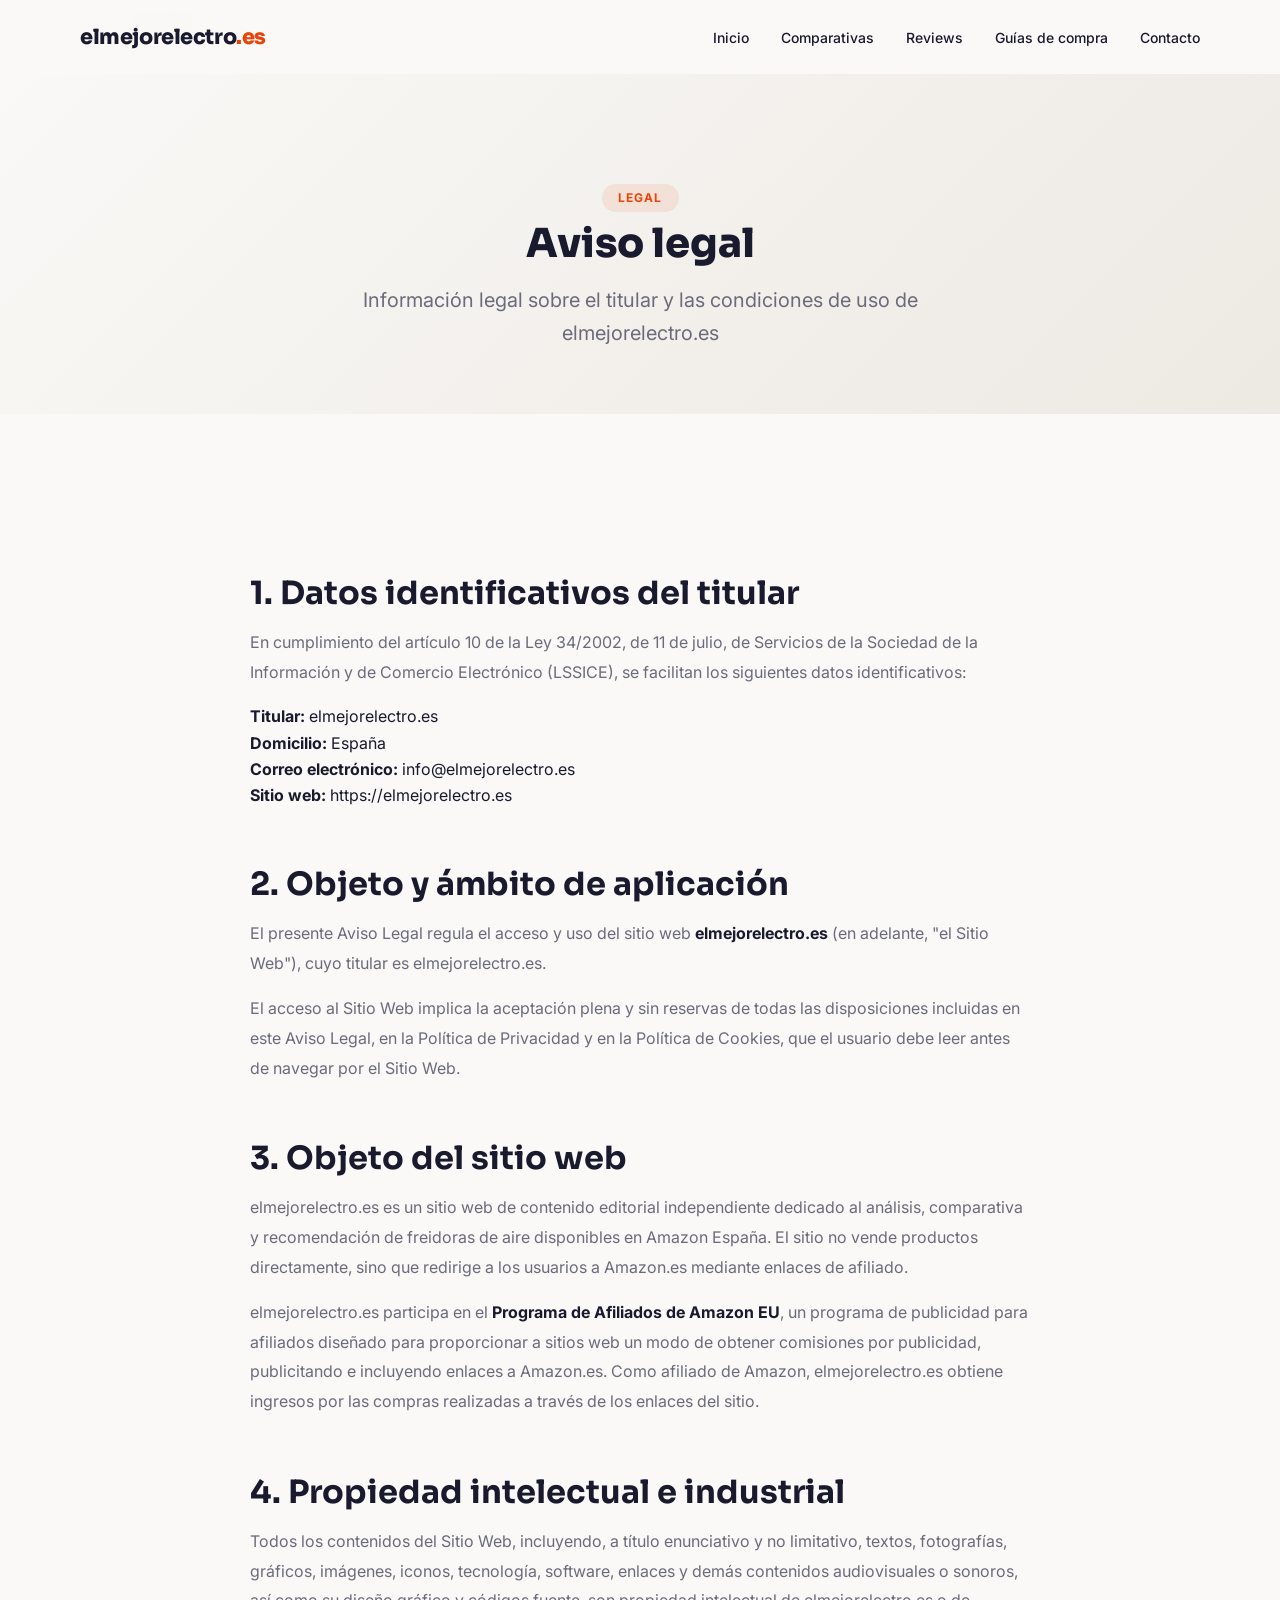
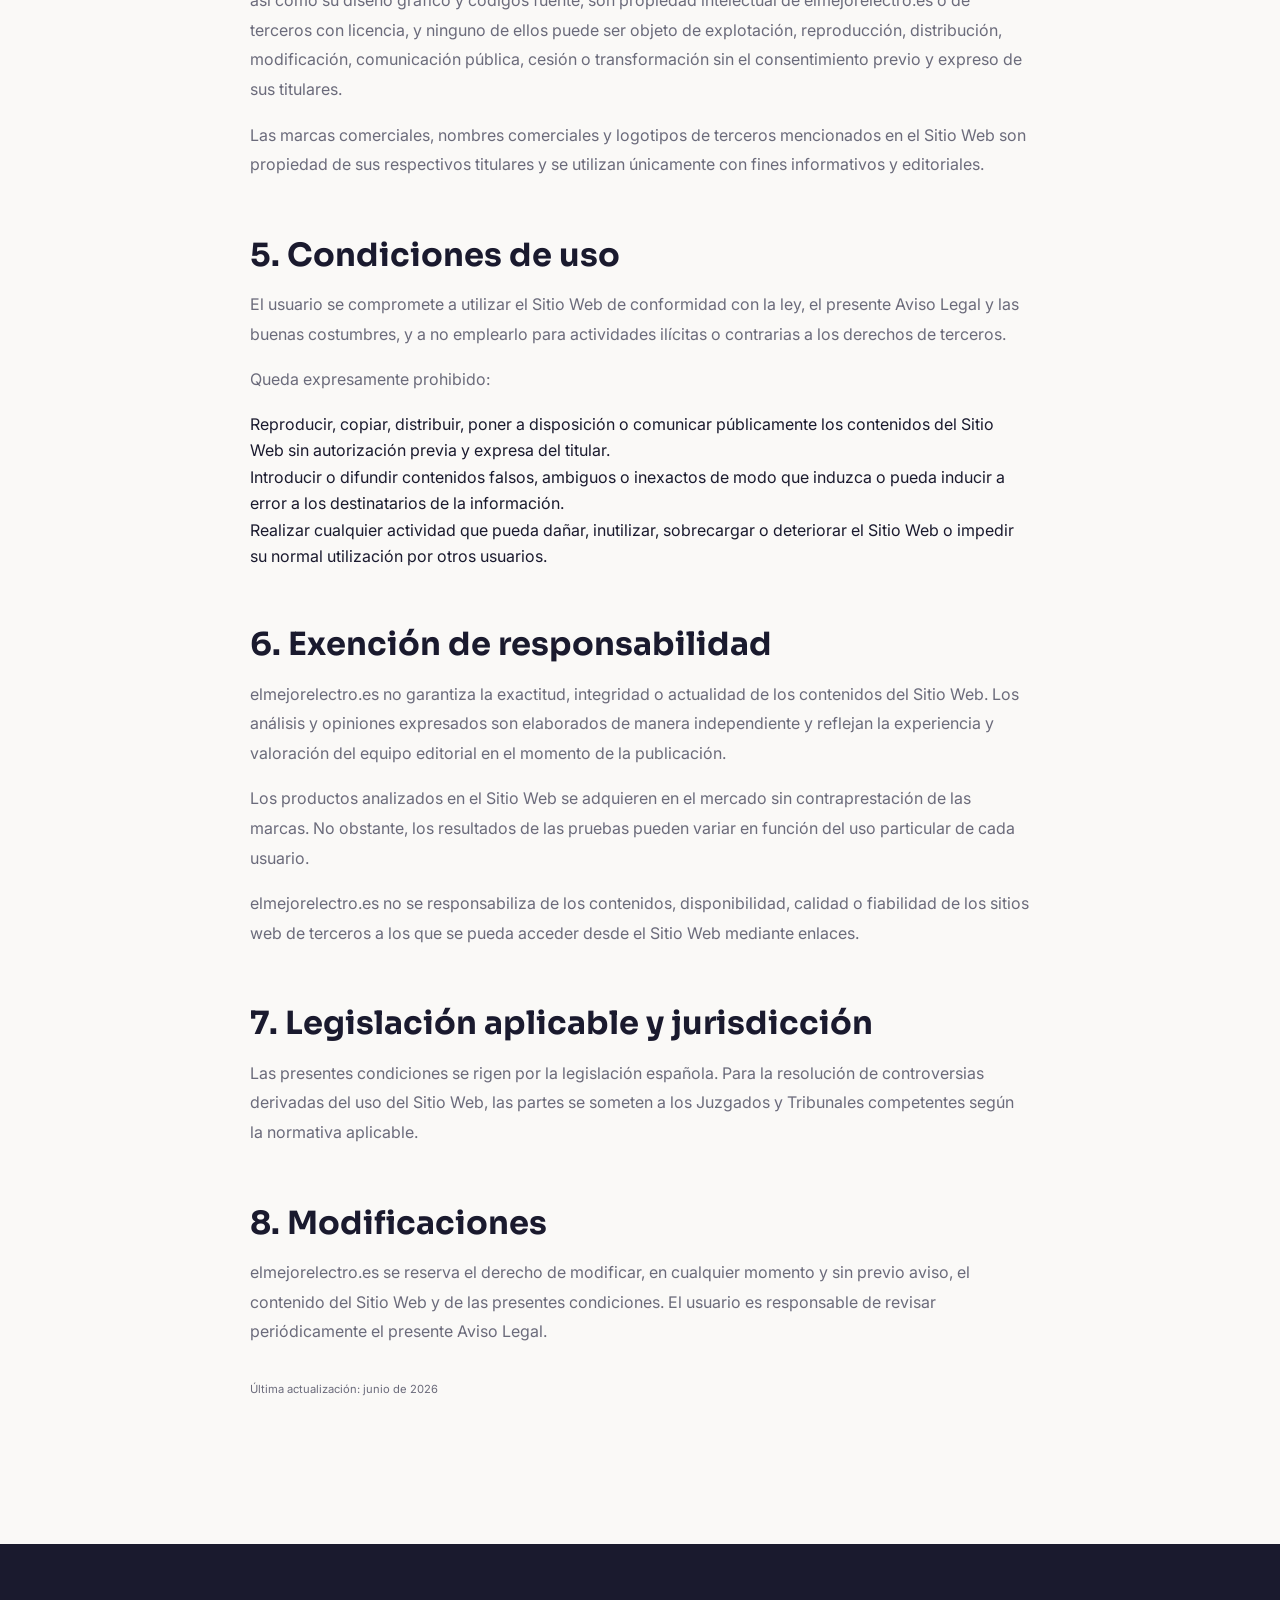
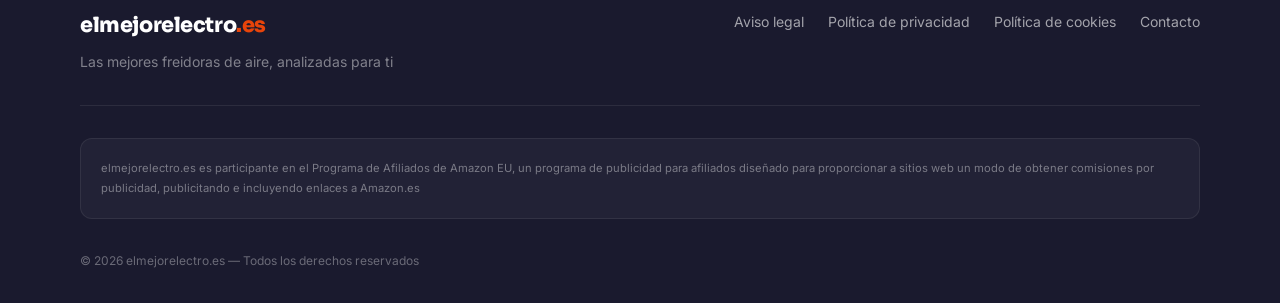
<file: pages/aviso-legal.html>
<!DOCTYPE html>
<html lang="es">
<head>
  <meta charset="UTF-8">
  <meta name="viewport" content="width=device-width, initial-scale=1.0">
  <title>Aviso Legal | elmejorelectro.es</title>
  <meta name="description" content="Aviso legal de elmejorelectro.es. Información sobre el titular del sitio, condiciones de uso y propiedad intelectual.">
  <meta name="robots" content="noindex, follow">
  <link rel="icon" type="image/svg+xml" href="../favicon.svg">
  <link rel="canonical" href="https://elmejorelectro.es/pages/aviso-legal.html">

  <link rel="preconnect" href="https://fonts.googleapis.com">
  <link rel="preconnect" href="https://fonts.gstatic.com" crossorigin>
  <link href="https://fonts.googleapis.com/css2?family=Sora:wght@400;600;700;800&family=Inter:wght@400;500;600&display=swap" rel="stylesheet">
  <link rel="stylesheet" href="../css/style.css">
</head>
<body>

  <header id="main-header" class="header">
    <div class="container header-inner">
      <a href="../index.html" class="logo" aria-label="elmejorelectro.es — inicio">
        <span class="logo-text">elmejorelectro</span><span class="logo-dot">.es</span>
      </a>
      <nav class="nav" id="main-nav" aria-label="Navegación principal">
        <ul class="nav-list">
          <li><a href="../index.html" class="nav-link">Inicio</a></li>
          <li><a href="comparativa-freidoras-aire.html" class="nav-link">Comparativas</a></li>
          <li><a href="reviews.html" class="nav-link">Reviews</a></li>
          <li><a href="guia-de-compra.html" class="nav-link">Guías de compra</a></li>
          <li><a href="contacto.html" class="nav-link">Contacto</a></li>
        </ul>
      </nav>
      <button class="hamburger" id="hamburger-btn" aria-label="Abrir menú" aria-expanded="false" aria-controls="main-nav">
        <span class="hamburger-line"></span>
        <span class="hamburger-line"></span>
        <span class="hamburger-line"></span>
      </button>
    </div>
  </header>

  <main>

    <nav class="breadcrumb" aria-label="Ruta de navegación">
      <div class="container">
        <ol>
          <li><a href="../index.html">Inicio</a></li>
          <li><span>Aviso legal</span></li>
        </ol>
      </div>
    </nav>

    <section class="page-hero">
      <div class="container">
        <span class="section-tag">Legal</span>
        <h1>Aviso legal</h1>
        <p>Información legal sobre el titular y las condiciones de uso de elmejorelectro.es</p>
      </div>
    </section>

    <section class="page-body">
      <div class="container">
        <div class="article-wrap">
          <div class="article-body">

            <h2>1. Datos identificativos del titular</h2>
            <p>En cumplimiento del artículo 10 de la Ley 34/2002, de 11 de julio, de Servicios de la Sociedad de la Información y de Comercio Electrónico (LSSICE), se facilitan los siguientes datos identificativos:</p>
            <ul>
              <li><strong>Titular:</strong> elmejorelectro.es</li>
              <li><strong>Domicilio:</strong> España</li>
              <li><strong>Correo electrónico:</strong> <a href="mailto:info@elmejorelectro.es">info@elmejorelectro.es</a></li>
              <li><strong>Sitio web:</strong> https://elmejorelectro.es</li>
            </ul>

            <h2>2. Objeto y ámbito de aplicación</h2>
            <p>El presente Aviso Legal regula el acceso y uso del sitio web <strong>elmejorelectro.es</strong> (en adelante, "el Sitio Web"), cuyo titular es elmejorelectro.es.</p>
            <p>El acceso al Sitio Web implica la aceptación plena y sin reservas de todas las disposiciones incluidas en este Aviso Legal, en la <a href="politica-privacidad.html">Política de Privacidad</a> y en la <a href="politica-cookies.html">Política de Cookies</a>, que el usuario debe leer antes de navegar por el Sitio Web.</p>

            <h2>3. Objeto del sitio web</h2>
            <p>elmejorelectro.es es un sitio web de contenido editorial independiente dedicado al análisis, comparativa y recomendación de freidoras de aire disponibles en Amazon España. El sitio no vende productos directamente, sino que redirige a los usuarios a Amazon.es mediante enlaces de afiliado.</p>
            <p>elmejorelectro.es participa en el <strong>Programa de Afiliados de Amazon EU</strong>, un programa de publicidad para afiliados diseñado para proporcionar a sitios web un modo de obtener comisiones por publicidad, publicitando e incluyendo enlaces a Amazon.es. Como afiliado de Amazon, elmejorelectro.es obtiene ingresos por las compras realizadas a través de los enlaces del sitio.</p>

            <h2>4. Propiedad intelectual e industrial</h2>
            <p>Todos los contenidos del Sitio Web, incluyendo, a título enunciativo y no limitativo, textos, fotografías, gráficos, imágenes, iconos, tecnología, software, enlaces y demás contenidos audiovisuales o sonoros, así como su diseño gráfico y códigos fuente, son propiedad intelectual de elmejorelectro.es o de terceros con licencia, y ninguno de ellos puede ser objeto de explotación, reproducción, distribución, modificación, comunicación pública, cesión o transformación sin el consentimiento previo y expreso de sus titulares.</p>
            <p>Las marcas comerciales, nombres comerciales y logotipos de terceros mencionados en el Sitio Web son propiedad de sus respectivos titulares y se utilizan únicamente con fines informativos y editoriales.</p>

            <h2>5. Condiciones de uso</h2>
            <p>El usuario se compromete a utilizar el Sitio Web de conformidad con la ley, el presente Aviso Legal y las buenas costumbres, y a no emplearlo para actividades ilícitas o contrarias a los derechos de terceros.</p>
            <p>Queda expresamente prohibido:</p>
            <ul>
              <li>Reproducir, copiar, distribuir, poner a disposición o comunicar públicamente los contenidos del Sitio Web sin autorización previa y expresa del titular.</li>
              <li>Introducir o difundir contenidos falsos, ambiguos o inexactos de modo que induzca o pueda inducir a error a los destinatarios de la información.</li>
              <li>Realizar cualquier actividad que pueda dañar, inutilizar, sobrecargar o deteriorar el Sitio Web o impedir su normal utilización por otros usuarios.</li>
            </ul>

            <h2>6. Exención de responsabilidad</h2>
            <p>elmejorelectro.es no garantiza la exactitud, integridad o actualidad de los contenidos del Sitio Web. Los análisis y opiniones expresados son elaborados de manera independiente y reflejan la experiencia y valoración del equipo editorial en el momento de la publicación.</p>
            <p>Los productos analizados en el Sitio Web se adquieren en el mercado sin contraprestación de las marcas. No obstante, los resultados de las pruebas pueden variar en función del uso particular de cada usuario.</p>
            <p>elmejorelectro.es no se responsabiliza de los contenidos, disponibilidad, calidad o fiabilidad de los sitios web de terceros a los que se pueda acceder desde el Sitio Web mediante enlaces.</p>

            <h2>7. Legislación aplicable y jurisdicción</h2>
            <p>Las presentes condiciones se rigen por la legislación española. Para la resolución de controversias derivadas del uso del Sitio Web, las partes se someten a los Juzgados y Tribunales competentes según la normativa aplicable.</p>

            <h2>8. Modificaciones</h2>
            <p>elmejorelectro.es se reserva el derecho de modificar, en cualquier momento y sin previo aviso, el contenido del Sitio Web y de las presentes condiciones. El usuario es responsable de revisar periódicamente el presente Aviso Legal.</p>

            <p class="affiliate-notice" style="margin-top: var(--sp-8);">Última actualización: junio de 2026</p>

          </div>
        </div>
      </div>
    </section>

  </main>

  <footer class="footer">
    <div class="container">
      <div class="footer-top">
        <div class="footer-brand">
          <a href="../index.html" class="logo" aria-label="elmejorelectro.es — inicio">
            <span class="logo-text">elmejorelectro</span><span class="logo-dot">.es</span>
          </a>
          <p class="footer-tagline">Las mejores freidoras de aire, analizadas para ti</p>
        </div>
        <nav class="footer-nav" aria-label="Navegación legal">
          <ul>
            <li><a href="aviso-legal.html">Aviso legal</a></li>
            <li><a href="politica-privacidad.html">Política de privacidad</a></li>
            <li><a href="politica-cookies.html">Política de cookies</a></li>
            <li><a href="contacto.html">Contacto</a></li>
          </ul>
        </nav>
      </div>
      <div class="footer-affiliate">
        <p>elmejorelectro.es es participante en el Programa de Afiliados de Amazon EU, un programa de publicidad para afiliados diseñado para proporcionar a sitios web un modo de obtener comisiones por publicidad, publicitando e incluyendo enlaces a Amazon.es</p>
      </div>
      <div class="footer-bottom">
        <p>&copy; <span id="current-year">2025</span> elmejorelectro.es — Todos los derechos reservados</p>
      </div>
    </div>
  </footer>

  <script src="../js/main.js"></script>
</body>
</html>
</file>
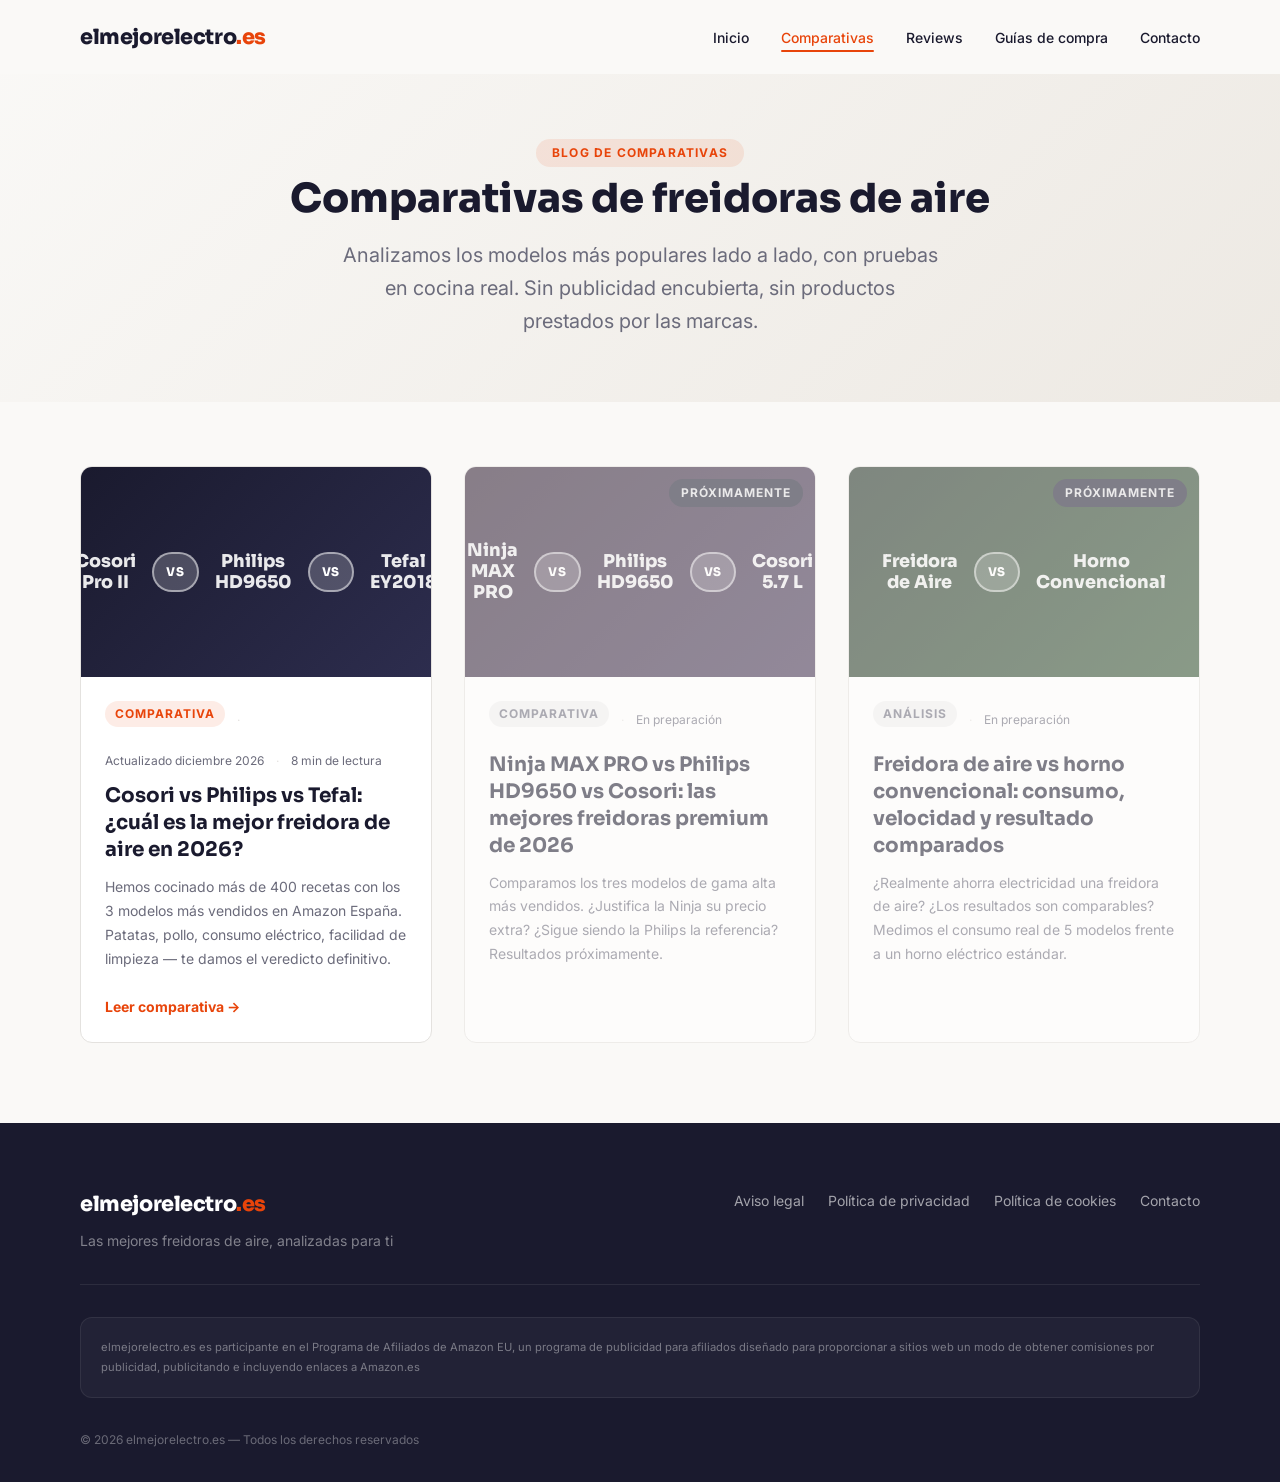
<file: pages/comparativa-freidoras-aire.html>
<!DOCTYPE html>
<html lang="es">
<head>
  <meta charset="UTF-8">
  <meta name="viewport" content="width=device-width, initial-scale=1.0">
  <title>Comparativas de Freidoras de Aire <span data-date="year">2026</span> | elmejorelectro.es</title>
  <meta name="description" content="Comparativas honestas de las mejores freidoras de aire en Amazon España. Análisis Cosori vs Philips vs Tefal y mucho más.">
  <meta name="robots" content="index, follow">
  <link rel="icon" type="image/svg+xml" href="../favicon.svg">
  <link rel="canonical" href="https://elmejorelectro.es/pages/comparativa-freidoras-aire.html">
  <meta property="og:title" content="Comparativas de Freidoras de Aire 2026 | elmejorelectro.es">
  <meta property="og:description" content="Comparativas honestas de las mejores freidoras de aire en Amazon España.">
  <meta property="og:url" content="https://elmejorelectro.es/pages/comparativa-freidoras-aire.html">
  <meta property="og:type" content="website">
  <meta property="og:locale" content="es_ES">

  <link rel="preconnect" href="https://fonts.googleapis.com">
  <link rel="preconnect" href="https://fonts.gstatic.com" crossorigin>
  <link href="https://fonts.googleapis.com/css2?family=Sora:wght@400;600;700;800&family=Inter:wght@400;500;600&display=swap" rel="stylesheet">
  <link rel="stylesheet" href="../css/style.css">
</head>
<body>

  <!-- HEADER -->
  <header id="main-header" class="header">
    <div class="container header-inner">
      <a href="../index.html" class="logo" aria-label="elmejorelectro.es — inicio">
        <span class="logo-text">elmejorelectro</span><span class="logo-dot">.es</span>
      </a>
      <nav class="nav" id="main-nav" aria-label="Navegación principal">
        <ul class="nav-list">
          <li><a href="../index.html" class="nav-link">Inicio</a></li>
          <li><a href="comparativa-freidoras-aire.html" class="nav-link active">Comparativas</a></li>
          <li><a href="reviews.html" class="nav-link">Reviews</a></li>
          <li><a href="guia-de-compra.html" class="nav-link">Guías de compra</a></li>
          <li><a href="contacto.html" class="nav-link">Contacto</a></li>
        </ul>
      </nav>
      <button class="hamburger" id="hamburger-btn" aria-label="Abrir menú" aria-expanded="false" aria-controls="main-nav">
        <span class="hamburger-line"></span>
        <span class="hamburger-line"></span>
        <span class="hamburger-line"></span>
      </button>
    </div>
  </header>

  <main>

    <!-- HERO -->
    <section class="page-hero">
      <div class="container">
        <span class="section-tag">Blog de comparativas</span>
        <h1>Comparativas de freidoras de aire</h1>
        <p>Analizamos los modelos más populares lado a lado, con pruebas en cocina real. Sin publicidad encubierta, sin productos prestados por las marcas.</p>
      </div>
    </section>

    <!-- BLOG INDEX -->
    <section class="blog-section">
      <div class="container">
        <div class="blog-grid">

          <!-- ENTRADA 1 — PUBLICADA -->
          <article class="blog-card">
            <a href="comparativa-cosori-vs-philips-vs-tefal-2026.html" class="blog-card-thumb" aria-label="Leer: Cosori vs Philips vs Tefal 2026">
              <!-- Banner VS con los 3 modelos -->
              <div class="blog-thumb-vs" style="background: linear-gradient(135deg, #1A1A2E 0%, #2D2D4E 100%); width:100%; height:100%;">
                <div class="blog-thumb-brand">Cosori<br>Pro II</div>
                <span class="blog-thumb-vs-badge">VS</span>
                <div class="blog-thumb-brand">Philips<br>HD9650</div>
                <span class="blog-thumb-vs-badge">VS</span>
                <div class="blog-thumb-brand">Tefal<br>EY2018</div>
              </div>
            </a>
            <div class="blog-card-body">
              <div class="blog-card-meta">
                <span class="review-badge">Comparativa</span>
                <span class="dot">·</span>
                <span><span data-date="updated">Actualizado junio 2026</span></span>
                <span class="dot">·</span>
                <span>8 min de lectura</span>
              </div>
              <h2>Cosori vs Philips vs Tefal: ¿cuál es la mejor freidora de aire en <span data-date="year">2026</span>?</h2>
              <p>Hemos cocinado más de 400 recetas con los 3 modelos más vendidos en Amazon España. Patatas, pollo, consumo eléctrico, facilidad de limpieza — te damos el veredicto definitivo.</p>
              <a href="comparativa-cosori-vs-philips-vs-tefal-2026.html" class="blog-read-more">Leer comparativa →</a>
            </div>
          </article>

          <!-- ENTRADA 2 — PRÓXIMAMENTE -->
          <article class="blog-card blog-card--upcoming" aria-label="Próximamente: Ninja vs Philips">
            <div class="blog-card-thumb">
              <div class="blog-thumb-vs" style="background: linear-gradient(135deg, #2A1A2E 0%, #3D2D4E 100%); width:100%; height:100%;">
                <div class="blog-thumb-brand">Ninja<br>MAX PRO</div>
                <span class="blog-thumb-vs-badge">VS</span>
                <div class="blog-thumb-brand">Philips<br>HD9650</div>
                <span class="blog-thumb-vs-badge">VS</span>
                <div class="blog-thumb-brand">Cosori<br>5.7 L</div>
              </div>
              <span class="blog-upcoming-tag">Próximamente</span>
            </div>
            <div class="blog-card-body">
              <div class="blog-card-meta">
                <span class="review-badge" style="background:rgba(107,107,123,.1);color:var(--clr-text-soft);">Comparativa</span>
                <span class="dot">·</span>
                <span>En preparación</span>
              </div>
              <h2>Ninja MAX PRO vs Philips HD9650 vs Cosori: las mejores freidoras premium de <span data-date="year">2026</span></h2>
              <p>Comparamos los tres modelos de gama alta más vendidos. ¿Justifica la Ninja su precio extra? ¿Sigue siendo la Philips la referencia? Resultados próximamente.</p>
            </div>
          </article>

          <!-- ENTRADA 3 — PRÓXIMAMENTE -->
          <article class="blog-card blog-card--upcoming" aria-label="Próximamente: freidoras de aire vs horno">
            <div class="blog-card-thumb">
              <div class="blog-thumb-vs" style="background: linear-gradient(135deg, #1A2A1E 0%, #2D4E2D 100%); width:100%; height:100%;">
                <div class="blog-thumb-brand">Freidora<br>de Aire</div>
                <span class="blog-thumb-vs-badge">VS</span>
                <div class="blog-thumb-brand">Horno<br>Convencional</div>
              </div>
              <span class="blog-upcoming-tag">Próximamente</span>
            </div>
            <div class="blog-card-body">
              <div class="blog-card-meta">
                <span class="review-badge" style="background:rgba(107,107,123,.1);color:var(--clr-text-soft);">Análisis</span>
                <span class="dot">·</span>
                <span>En preparación</span>
              </div>
              <h2>Freidora de aire vs horno convencional: consumo, velocidad y resultado comparados</h2>
              <p>¿Realmente ahorra electricidad una freidora de aire? ¿Los resultados son comparables? Medimos el consumo real de 5 modelos frente a un horno eléctrico estándar.</p>
            </div>
          </article>

        </div>
      </div>
    </section>

  </main>

  <!-- FOOTER -->
  <footer class="footer">
    <div class="container">
      <div class="footer-top">
        <div class="footer-brand">
          <a href="../index.html" class="logo" aria-label="elmejorelectro.es — inicio">
            <span class="logo-text">elmejorelectro</span><span class="logo-dot">.es</span>
          </a>
          <p class="footer-tagline">Las mejores freidoras de aire, analizadas para ti</p>
        </div>
        <nav class="footer-nav" aria-label="Navegación legal">
          <ul>
            <li><a href="aviso-legal.html">Aviso legal</a></li>
            <li><a href="politica-privacidad.html">Política de privacidad</a></li>
            <li><a href="politica-cookies.html">Política de cookies</a></li>
            <li><a href="contacto.html">Contacto</a></li>
          </ul>
        </nav>
      </div>
      <div class="footer-affiliate">
        <p>elmejorelectro.es es participante en el Programa de Afiliados de Amazon EU, un programa de publicidad para afiliados diseñado para proporcionar a sitios web un modo de obtener comisiones por publicidad, publicitando e incluyendo enlaces a Amazon.es</p>
      </div>
      <div class="footer-bottom">
        <p>&copy; <span id="current-year">2025</span> elmejorelectro.es — Todos los derechos reservados</p>
      </div>
    </div>
  </footer>

  <script src="../js/main.js"></script>
</body>
</html>
</file>
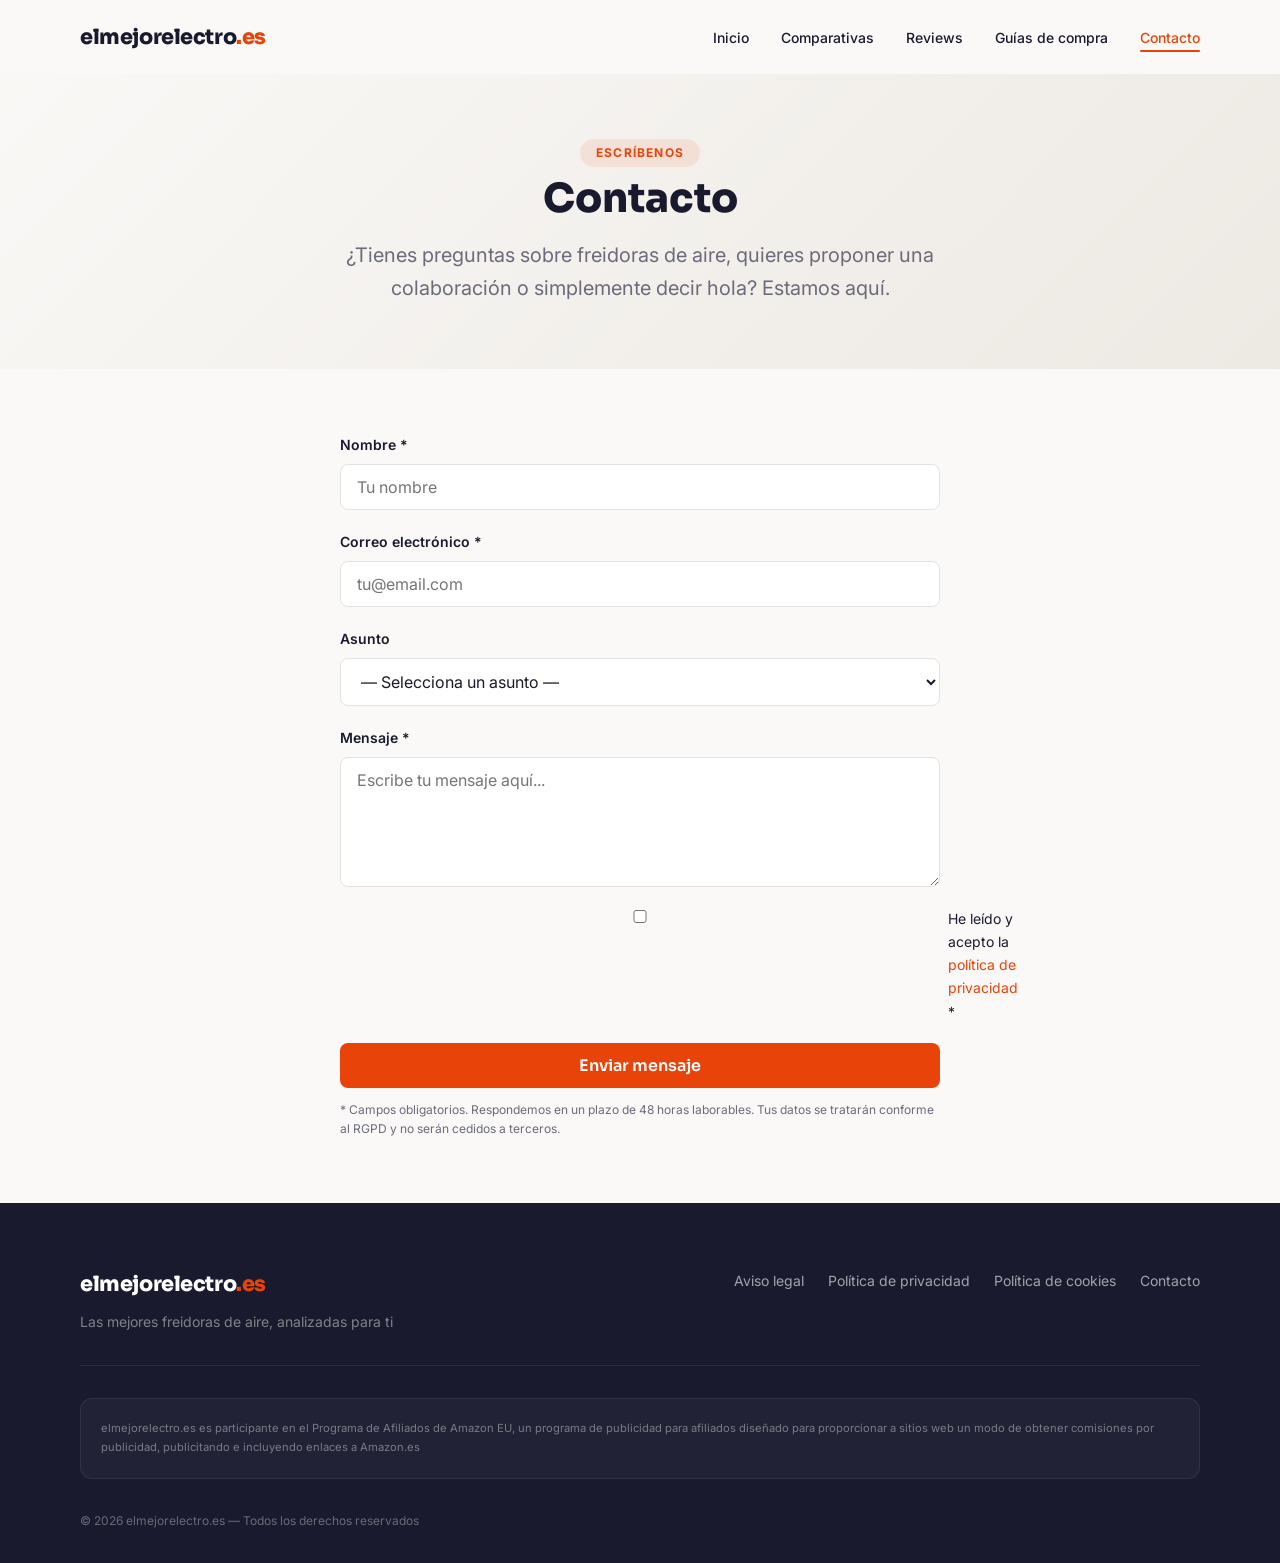
<file: pages/contacto.html>
<!DOCTYPE html>
<html lang="es">
<head>
  <meta charset="UTF-8">
  <meta name="viewport" content="width=device-width, initial-scale=1.0">
  <title>Contacto | elmejorelectro.es</title>
  <meta name="description" content="Contacta con el equipo de elmejorelectro.es. Preguntas, sugerencias o colaboraciones.">
  <meta name="robots" content="index, follow">
  <link rel="icon" type="image/svg+xml" href="../favicon.svg">
  <link rel="canonical" href="https://elmejorelectro.es/pages/contacto.html">

  <!-- Open Graph -->
  <meta property="og:title" content="Contacto | elmejorelectro.es">
  <meta property="og:description" content="Contacta con el equipo de elmejorelectro.es.">
  <meta property="og:url" content="https://elmejorelectro.es/pages/contacto.html">
  <meta property="og:type" content="website">
  <meta property="og:locale" content="es_ES">

  <link rel="preconnect" href="https://fonts.googleapis.com">
  <link rel="preconnect" href="https://fonts.gstatic.com" crossorigin>
  <link href="https://fonts.googleapis.com/css2?family=Sora:wght@400;600;700;800&family=Inter:wght@400;500;600&display=swap" rel="stylesheet">
  <link rel="stylesheet" href="../css/style.css">
</head>
<body>

  <!-- HEADER -->
  <header id="main-header" class="header">
    <div class="container header-inner">
      <a href="../index.html" class="logo" aria-label="elmejorelectro.es — inicio">
        <span class="logo-text">elmejorelectro</span><span class="logo-dot">.es</span>
      </a>
      <nav class="nav" id="main-nav" aria-label="Navegación principal">
        <ul class="nav-list">
          <li><a href="../index.html" class="nav-link">Inicio</a></li>
          <li><a href="comparativa-freidoras-aire.html" class="nav-link">Comparativas</a></li>
          <li><a href="reviews.html" class="nav-link">Reviews</a></li>
          <li><a href="guia-de-compra.html" class="nav-link">Guías de compra</a></li>
          <li><a href="contacto.html" class="nav-link active">Contacto</a></li>
        </ul>
      </nav>
      <button class="hamburger" id="hamburger-btn"
              aria-label="Abrir menú de navegación"
              aria-expanded="false"
              aria-controls="main-nav">
        <span class="hamburger-line"></span>
        <span class="hamburger-line"></span>
        <span class="hamburger-line"></span>
      </button>
    </div>
  </header>

  <main>

    <!-- HERO DE PÁGINA -->
    <section class="page-hero">
      <div class="container">
        <span class="section-tag">Escríbenos</span>
        <h1>Contacto</h1>
        <p>¿Tienes preguntas sobre freidoras de aire, quieres proponer una colaboración o simplemente decir hola? Estamos aquí.</p>
      </div>
    </section>

    <!-- FORMULARIO DE CONTACTO -->
    <section class="page-body">
      <div class="container">

        <form class="contact-form" id="contact-form" novalidate>

          <div class="form-group">
            <label for="contact-name">Nombre *</label>
            <input
              type="text"
              id="contact-name"
              name="name"
              placeholder="Tu nombre"
              required
              autocomplete="name"
            >
          </div>

          <div class="form-group">
            <label for="contact-email">Correo electrónico *</label>
            <input
              type="email"
              id="contact-email"
              name="email"
              placeholder="tu@email.com"
              required
              autocomplete="email"
            >
          </div>

          <div class="form-group">
            <label for="contact-subject">Asunto</label>
            <select id="contact-subject" name="subject">
              <option value="">— Selecciona un asunto —</option>
              <option value="pregunta">Pregunta sobre un producto</option>
              <option value="sugerencia">Sugerencia de análisis</option>
              <option value="colaboracion">Propuesta de colaboración</option>
              <option value="error">Reportar un error en la web</option>
              <option value="otro">Otro</option>
            </select>
          </div>

          <div class="form-group">
            <label for="contact-message">Mensaje *</label>
            <textarea
              id="contact-message"
              name="message"
              placeholder="Escribe tu mensaje aquí..."
              required
            ></textarea>
          </div>

          <div class="form-group">
            <label style="display:flex;align-items:flex-start;gap:.5rem;cursor:pointer;font-weight:400;">
              <input type="checkbox" name="privacy" required style="margin-top:3px;flex-shrink:0;">
              <span>He leído y acepto la <a href="politica-privacidad.html" style="color:var(--clr-primary);">política de privacidad</a> *</span>
            </label>
          </div>

          <div>
            <button type="submit" class="btn btn-primary" style="width:100%;">Enviar mensaje</button>
            <p class="form-note" style="margin-top:.75rem;">
              * Campos obligatorios. Respondemos en un plazo de 48 horas laborables.
              Tus datos se tratarán conforme al RGPD y no serán cedidos a terceros.
            </p>
          </div>

          <!-- Mensaje de confirmación -->
          <div id="form-success" style="display:none;background:rgba(34,197,94,.1);border:1px solid rgba(34,197,94,.3);border-radius:var(--radius-sm);padding:1rem 1.25rem;">
            <p style="color:#15803d;font-weight:600;">Mensaje enviado correctamente. Te responderemos pronto.</p>
          </div>

          <!-- Mensaje de error -->
          <div id="form-error" style="display:none;background:rgba(232,68,10,.1);border:1px solid rgba(232,68,10,.3);border-radius:var(--radius-sm);padding:1rem 1.25rem;">
            <p style="color:#C73309;font-weight:600;">Ha ocurrido un error al enviar el mensaje. Por favor, inténtalo de nuevo o escríbenos a <a href="mailto:info@elmejorelectro.es" style="color:#C73309;">info@elmejorelectro.es</a>.</p>
          </div>

        </form>

      </div>
    </section>

  </main>

  <!-- FOOTER -->
  <footer class="footer">
    <div class="container">
      <div class="footer-top">
        <div class="footer-brand">
          <a href="../index.html" class="logo" aria-label="elmejorelectro.es — inicio">
            <span class="logo-text">elmejorelectro</span><span class="logo-dot">.es</span>
          </a>
          <p class="footer-tagline">Las mejores freidoras de aire, analizadas para ti</p>
        </div>
        <nav class="footer-nav" aria-label="Navegación legal">
          <ul>
            <li><a href="aviso-legal.html">Aviso legal</a></li>
            <li><a href="politica-privacidad.html">Política de privacidad</a></li>
            <li><a href="politica-cookies.html">Política de cookies</a></li>
            <li><a href="contacto.html">Contacto</a></li>
          </ul>
        </nav>
      </div>
      <div class="footer-affiliate">
        <p>elmejorelectro.es es participante en el Programa de Afiliados de Amazon EU, un programa de publicidad para afiliados diseñado para proporcionar a sitios web un modo de obtener comisiones por publicidad, publicitando e incluyendo enlaces a Amazon.es</p>
      </div>
      <div class="footer-bottom">
        <p>&copy; <span id="current-year">2025</span> elmejorelectro.es — Todos los derechos reservados</p>
      </div>
    </div>
  </footer>

  <script src="../js/main.js"></script>
  <script>
    (function () {
      var form    = document.getElementById('contact-form');
      var success = document.getElementById('form-success');
      var error   = document.getElementById('form-error');
      var btn     = form ? form.querySelector('button[type="submit"]') : null;

      if (!form) return;

      form.addEventListener('submit', function (e) {
        e.preventDefault();

        btn.disabled    = true;
        btn.textContent = 'Enviando…';
        error.style.display   = 'none';
        success.style.display = 'none';

        fetch('https://formspree.io/f/mvzjpqob', {
          method:  'POST',
          body:    new FormData(form),
          headers: { 'Accept': 'application/json' }
        })
        .then(function (res) {
          if (res.ok) {
            success.style.display = 'block';
            form.reset();
            success.scrollIntoView({ behavior: 'smooth', block: 'center' });
          } else {
            error.style.display = 'block';
            btn.disabled    = false;
            btn.textContent = 'Enviar mensaje';
          }
        })
        .catch(function () {
          error.style.display = 'block';
          btn.disabled    = false;
          btn.textContent = 'Enviar mensaje';
        });
      });
    })();
  </script>
</body>
</html>
</file>
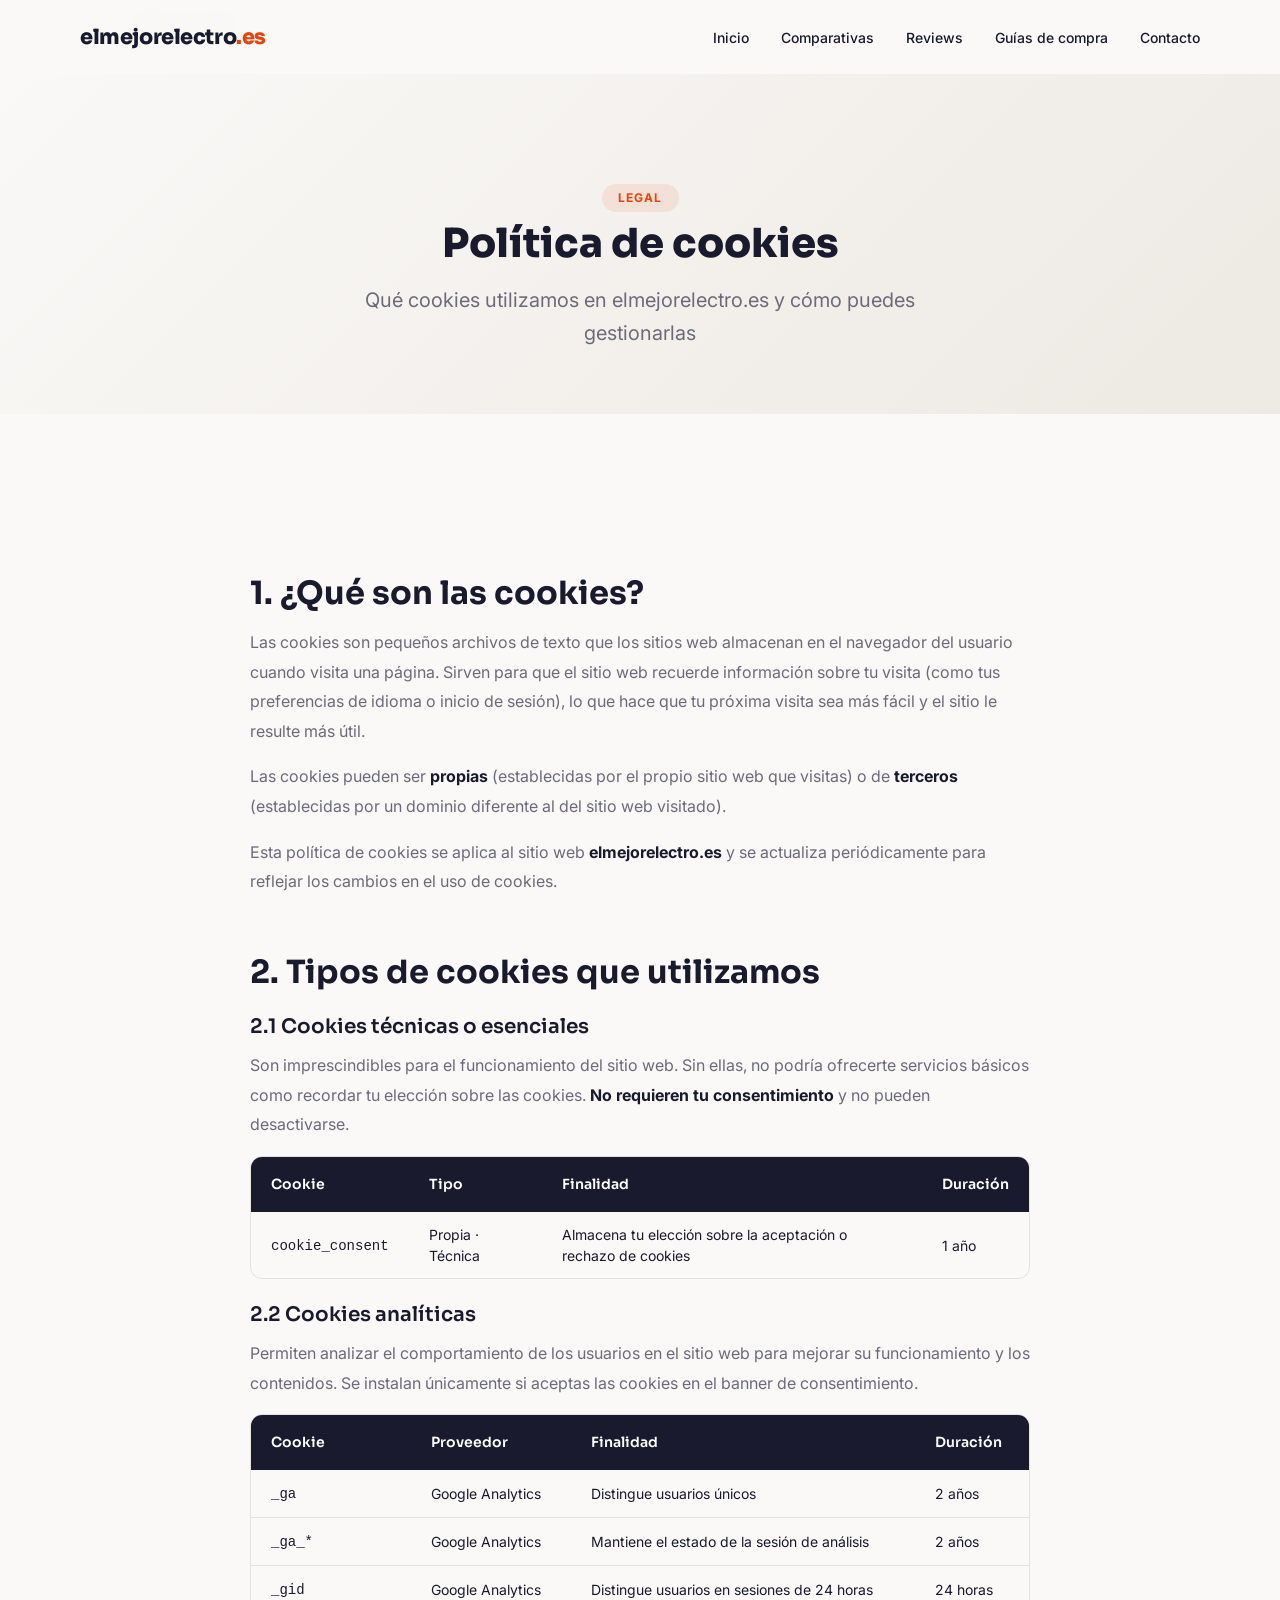
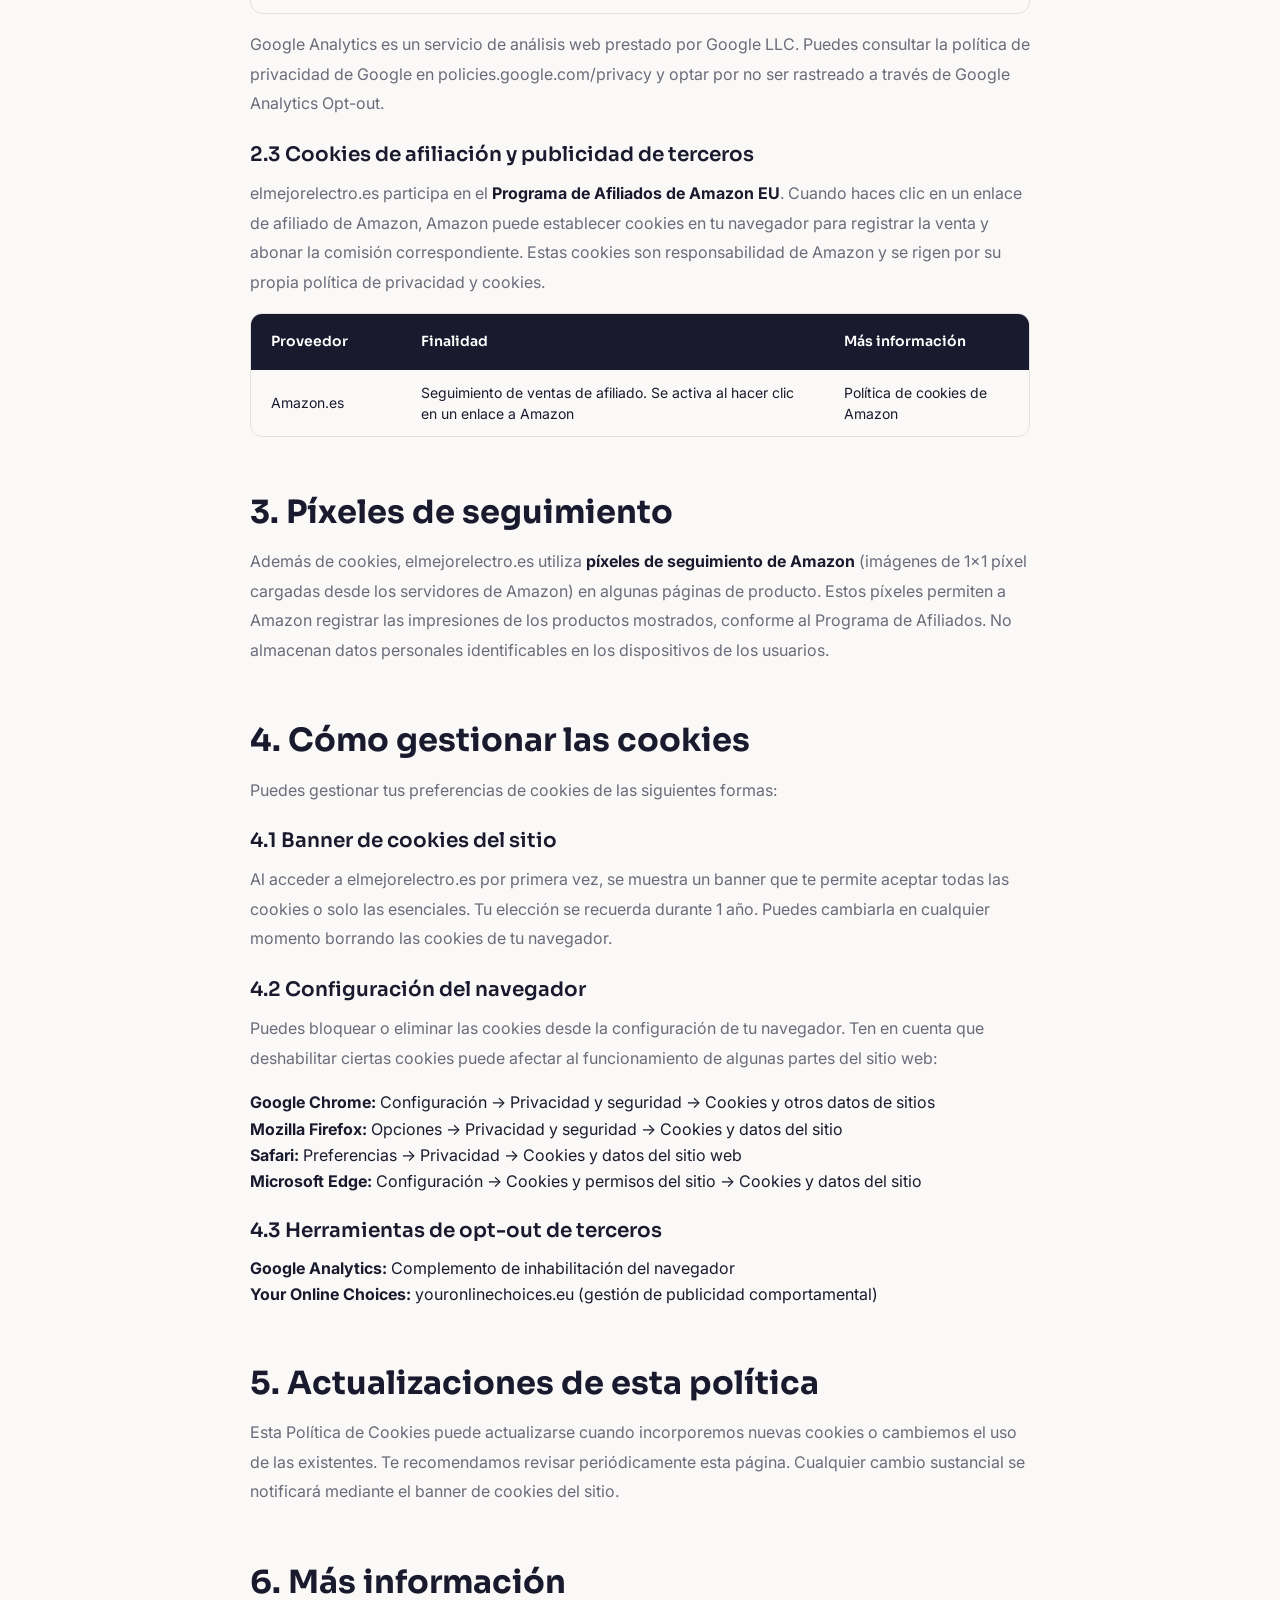
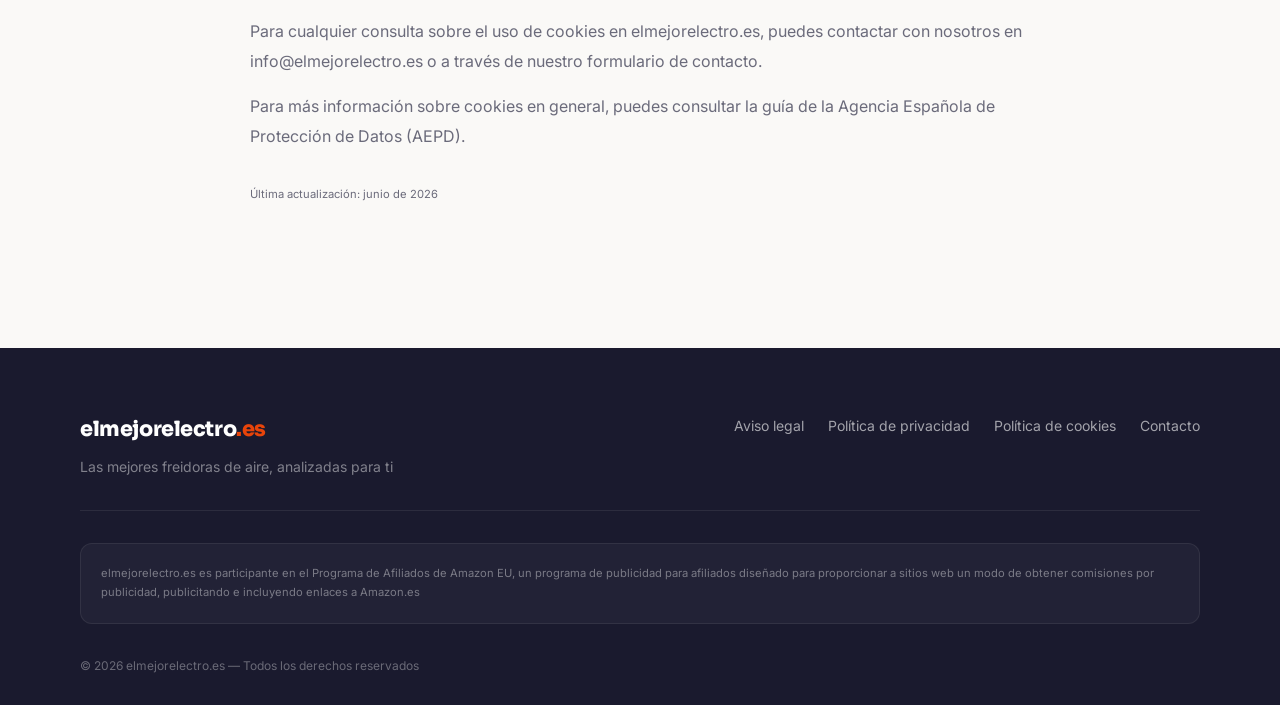
<file: pages/politica-cookies.html>
<!DOCTYPE html>
<html lang="es">
<head>
  <meta charset="UTF-8">
  <meta name="viewport" content="width=device-width, initial-scale=1.0">
  <title>Política de Cookies | elmejorelectro.es</title>
  <meta name="description" content="Política de cookies de elmejorelectro.es. Qué cookies utilizamos y cómo gestionarlas.">
  <meta name="robots" content="noindex, follow">
  <link rel="icon" type="image/svg+xml" href="../favicon.svg">
  <link rel="canonical" href="https://elmejorelectro.es/pages/politica-cookies.html">

  <link rel="preconnect" href="https://fonts.googleapis.com">
  <link rel="preconnect" href="https://fonts.gstatic.com" crossorigin>
  <link href="https://fonts.googleapis.com/css2?family=Sora:wght@400;600;700;800&family=Inter:wght@400;500;600&display=swap" rel="stylesheet">
  <link rel="stylesheet" href="../css/style.css">
</head>
<body>

  <header id="main-header" class="header">
    <div class="container header-inner">
      <a href="../index.html" class="logo" aria-label="elmejorelectro.es — inicio">
        <span class="logo-text">elmejorelectro</span><span class="logo-dot">.es</span>
      </a>
      <nav class="nav" id="main-nav" aria-label="Navegación principal">
        <ul class="nav-list">
          <li><a href="../index.html" class="nav-link">Inicio</a></li>
          <li><a href="comparativa-freidoras-aire.html" class="nav-link">Comparativas</a></li>
          <li><a href="reviews.html" class="nav-link">Reviews</a></li>
          <li><a href="guia-de-compra.html" class="nav-link">Guías de compra</a></li>
          <li><a href="contacto.html" class="nav-link">Contacto</a></li>
        </ul>
      </nav>
      <button class="hamburger" id="hamburger-btn" aria-label="Abrir menú" aria-expanded="false" aria-controls="main-nav">
        <span class="hamburger-line"></span>
        <span class="hamburger-line"></span>
        <span class="hamburger-line"></span>
      </button>
    </div>
  </header>

  <main>

    <nav class="breadcrumb" aria-label="Ruta de navegación">
      <div class="container">
        <ol>
          <li><a href="../index.html">Inicio</a></li>
          <li><span>Política de cookies</span></li>
        </ol>
      </div>
    </nav>

    <section class="page-hero">
      <div class="container">
        <span class="section-tag">Legal</span>
        <h1>Política de cookies</h1>
        <p>Qué cookies utilizamos en elmejorelectro.es y cómo puedes gestionarlas</p>
      </div>
    </section>

    <section class="page-body">
      <div class="container">
        <div class="article-wrap">
          <div class="article-body">

            <h2>1. ¿Qué son las cookies?</h2>
            <p>Las cookies son pequeños archivos de texto que los sitios web almacenan en el navegador del usuario cuando visita una página. Sirven para que el sitio web recuerde información sobre tu visita (como tus preferencias de idioma o inicio de sesión), lo que hace que tu próxima visita sea más fácil y el sitio le resulte más útil.</p>
            <p>Las cookies pueden ser <strong>propias</strong> (establecidas por el propio sitio web que visitas) o de <strong>terceros</strong> (establecidas por un dominio diferente al del sitio web visitado).</p>
            <p>Esta política de cookies se aplica al sitio web <strong>elmejorelectro.es</strong> y se actualiza periódicamente para reflejar los cambios en el uso de cookies.</p>

            <h2>2. Tipos de cookies que utilizamos</h2>

            <h3>2.1 Cookies técnicas o esenciales</h3>
            <p>Son imprescindibles para el funcionamiento del sitio web. Sin ellas, no podría ofrecerte servicios básicos como recordar tu elección sobre las cookies. <strong>No requieren tu consentimiento</strong> y no pueden desactivarse.</p>
            <div class="comparison-table-wrap" style="margin: var(--sp-4) 0;">
              <table class="comparison-table">
                <thead>
                  <tr>
                    <th>Cookie</th>
                    <th>Tipo</th>
                    <th>Finalidad</th>
                    <th>Duración</th>
                  </tr>
                </thead>
                <tbody>
                  <tr>
                    <td><code>cookie_consent</code></td>
                    <td>Propia · Técnica</td>
                    <td>Almacena tu elección sobre la aceptación o rechazo de cookies</td>
                    <td>1 año</td>
                  </tr>
                </tbody>
              </table>
            </div>

            <h3>2.2 Cookies analíticas</h3>
            <p>Permiten analizar el comportamiento de los usuarios en el sitio web para mejorar su funcionamiento y los contenidos. Se instalan únicamente si aceptas las cookies en el banner de consentimiento.</p>
            <div class="comparison-table-wrap" style="margin: var(--sp-4) 0;">
              <table class="comparison-table">
                <thead>
                  <tr>
                    <th>Cookie</th>
                    <th>Proveedor</th>
                    <th>Finalidad</th>
                    <th>Duración</th>
                  </tr>
                </thead>
                <tbody>
                  <tr>
                    <td><code>_ga</code></td>
                    <td>Google Analytics</td>
                    <td>Distingue usuarios únicos</td>
                    <td>2 años</td>
                  </tr>
                  <tr>
                    <td><code>_ga_*</code></td>
                    <td>Google Analytics</td>
                    <td>Mantiene el estado de la sesión de análisis</td>
                    <td>2 años</td>
                  </tr>
                  <tr>
                    <td><code>_gid</code></td>
                    <td>Google Analytics</td>
                    <td>Distingue usuarios en sesiones de 24 horas</td>
                    <td>24 horas</td>
                  </tr>
                </tbody>
              </table>
            </div>
            <p>Google Analytics es un servicio de análisis web prestado por Google LLC. Puedes consultar la política de privacidad de Google en <a href="https://policies.google.com/privacy" target="_blank" rel="noopener">policies.google.com/privacy</a> y optar por no ser rastreado a través de <a href="https://tools.google.com/dlpage/gaoptout" target="_blank" rel="noopener">Google Analytics Opt-out</a>.</p>

            <h3>2.3 Cookies de afiliación y publicidad de terceros</h3>
            <p>elmejorelectro.es participa en el <strong>Programa de Afiliados de Amazon EU</strong>. Cuando haces clic en un enlace de afiliado de Amazon, Amazon puede establecer cookies en tu navegador para registrar la venta y abonar la comisión correspondiente. Estas cookies son responsabilidad de Amazon y se rigen por su propia política de privacidad y cookies.</p>
            <div class="comparison-table-wrap" style="margin: var(--sp-4) 0;">
              <table class="comparison-table">
                <thead>
                  <tr>
                    <th>Proveedor</th>
                    <th>Finalidad</th>
                    <th>Más información</th>
                  </tr>
                </thead>
                <tbody>
                  <tr>
                    <td>Amazon.es</td>
                    <td>Seguimiento de ventas de afiliado. Se activa al hacer clic en un enlace a Amazon</td>
                    <td><a href="https://www.amazon.es/gp/help/customer/display.html?nodeId=GX7NJQ4ZB8MHFRNJ" target="_blank" rel="noopener">Política de cookies de Amazon</a></td>
                  </tr>
                </tbody>
              </table>
            </div>

            <h2>3. Píxeles de seguimiento</h2>
            <p>Además de cookies, elmejorelectro.es utiliza <strong>píxeles de seguimiento de Amazon</strong> (imágenes de 1×1 píxel cargadas desde los servidores de Amazon) en algunas páginas de producto. Estos píxeles permiten a Amazon registrar las impresiones de los productos mostrados, conforme al Programa de Afiliados. No almacenan datos personales identificables en los dispositivos de los usuarios.</p>

            <h2>4. Cómo gestionar las cookies</h2>
            <p>Puedes gestionar tus preferencias de cookies de las siguientes formas:</p>

            <h3>4.1 Banner de cookies del sitio</h3>
            <p>Al acceder a elmejorelectro.es por primera vez, se muestra un banner que te permite aceptar todas las cookies o solo las esenciales. Tu elección se recuerda durante 1 año. Puedes cambiarla en cualquier momento borrando las cookies de tu navegador.</p>

            <h3>4.2 Configuración del navegador</h3>
            <p>Puedes bloquear o eliminar las cookies desde la configuración de tu navegador. Ten en cuenta que deshabilitar ciertas cookies puede afectar al funcionamiento de algunas partes del sitio web:</p>
            <ul>
              <li><strong>Google Chrome:</strong> Configuración → Privacidad y seguridad → Cookies y otros datos de sitios</li>
              <li><strong>Mozilla Firefox:</strong> Opciones → Privacidad y seguridad → Cookies y datos del sitio</li>
              <li><strong>Safari:</strong> Preferencias → Privacidad → Cookies y datos del sitio web</li>
              <li><strong>Microsoft Edge:</strong> Configuración → Cookies y permisos del sitio → Cookies y datos del sitio</li>
            </ul>

            <h3>4.3 Herramientas de opt-out de terceros</h3>
            <ul>
              <li><strong>Google Analytics:</strong> <a href="https://tools.google.com/dlpage/gaoptout" target="_blank" rel="noopener">Complemento de inhabilitación del navegador</a></li>
              <li><strong>Your Online Choices:</strong> <a href="https://www.youronlinechoices.eu/" target="_blank" rel="noopener">youronlinechoices.eu</a> (gestión de publicidad comportamental)</li>
            </ul>

            <h2>5. Actualizaciones de esta política</h2>
            <p>Esta Política de Cookies puede actualizarse cuando incorporemos nuevas cookies o cambiemos el uso de las existentes. Te recomendamos revisar periódicamente esta página. Cualquier cambio sustancial se notificará mediante el banner de cookies del sitio.</p>

            <h2>6. Más información</h2>
            <p>Para cualquier consulta sobre el uso de cookies en elmejorelectro.es, puedes contactar con nosotros en <a href="mailto:info@elmejorelectro.es">info@elmejorelectro.es</a> o a través de nuestro <a href="contacto.html">formulario de contacto</a>.</p>
            <p>Para más información sobre cookies en general, puedes consultar la guía de la <a href="https://www.aepd.es/es/areas-de-actuacion/internet-y-redes-sociales/cookies" target="_blank" rel="noopener">Agencia Española de Protección de Datos (AEPD)</a>.</p>

            <p class="affiliate-notice" style="margin-top: var(--sp-8);">Última actualización: junio de 2026</p>

          </div>
        </div>
      </div>
    </section>

  </main>

  <footer class="footer">
    <div class="container">
      <div class="footer-top">
        <div class="footer-brand">
          <a href="../index.html" class="logo" aria-label="elmejorelectro.es — inicio">
            <span class="logo-text">elmejorelectro</span><span class="logo-dot">.es</span>
          </a>
          <p class="footer-tagline">Las mejores freidoras de aire, analizadas para ti</p>
        </div>
        <nav class="footer-nav" aria-label="Navegación legal">
          <ul>
            <li><a href="aviso-legal.html">Aviso legal</a></li>
            <li><a href="politica-privacidad.html">Política de privacidad</a></li>
            <li><a href="politica-cookies.html">Política de cookies</a></li>
            <li><a href="contacto.html">Contacto</a></li>
          </ul>
        </nav>
      </div>
      <div class="footer-affiliate">
        <p>elmejorelectro.es es participante en el Programa de Afiliados de Amazon EU, un programa de publicidad para afiliados diseñado para proporcionar a sitios web un modo de obtener comisiones por publicidad, publicitando e incluyendo enlaces a Amazon.es</p>
      </div>
      <div class="footer-bottom">
        <p>&copy; <span id="current-year">2025</span> elmejorelectro.es — Todos los derechos reservados</p>
      </div>
    </div>
  </footer>

  <script src="../js/main.js"></script>
</body>
</html>
</file>
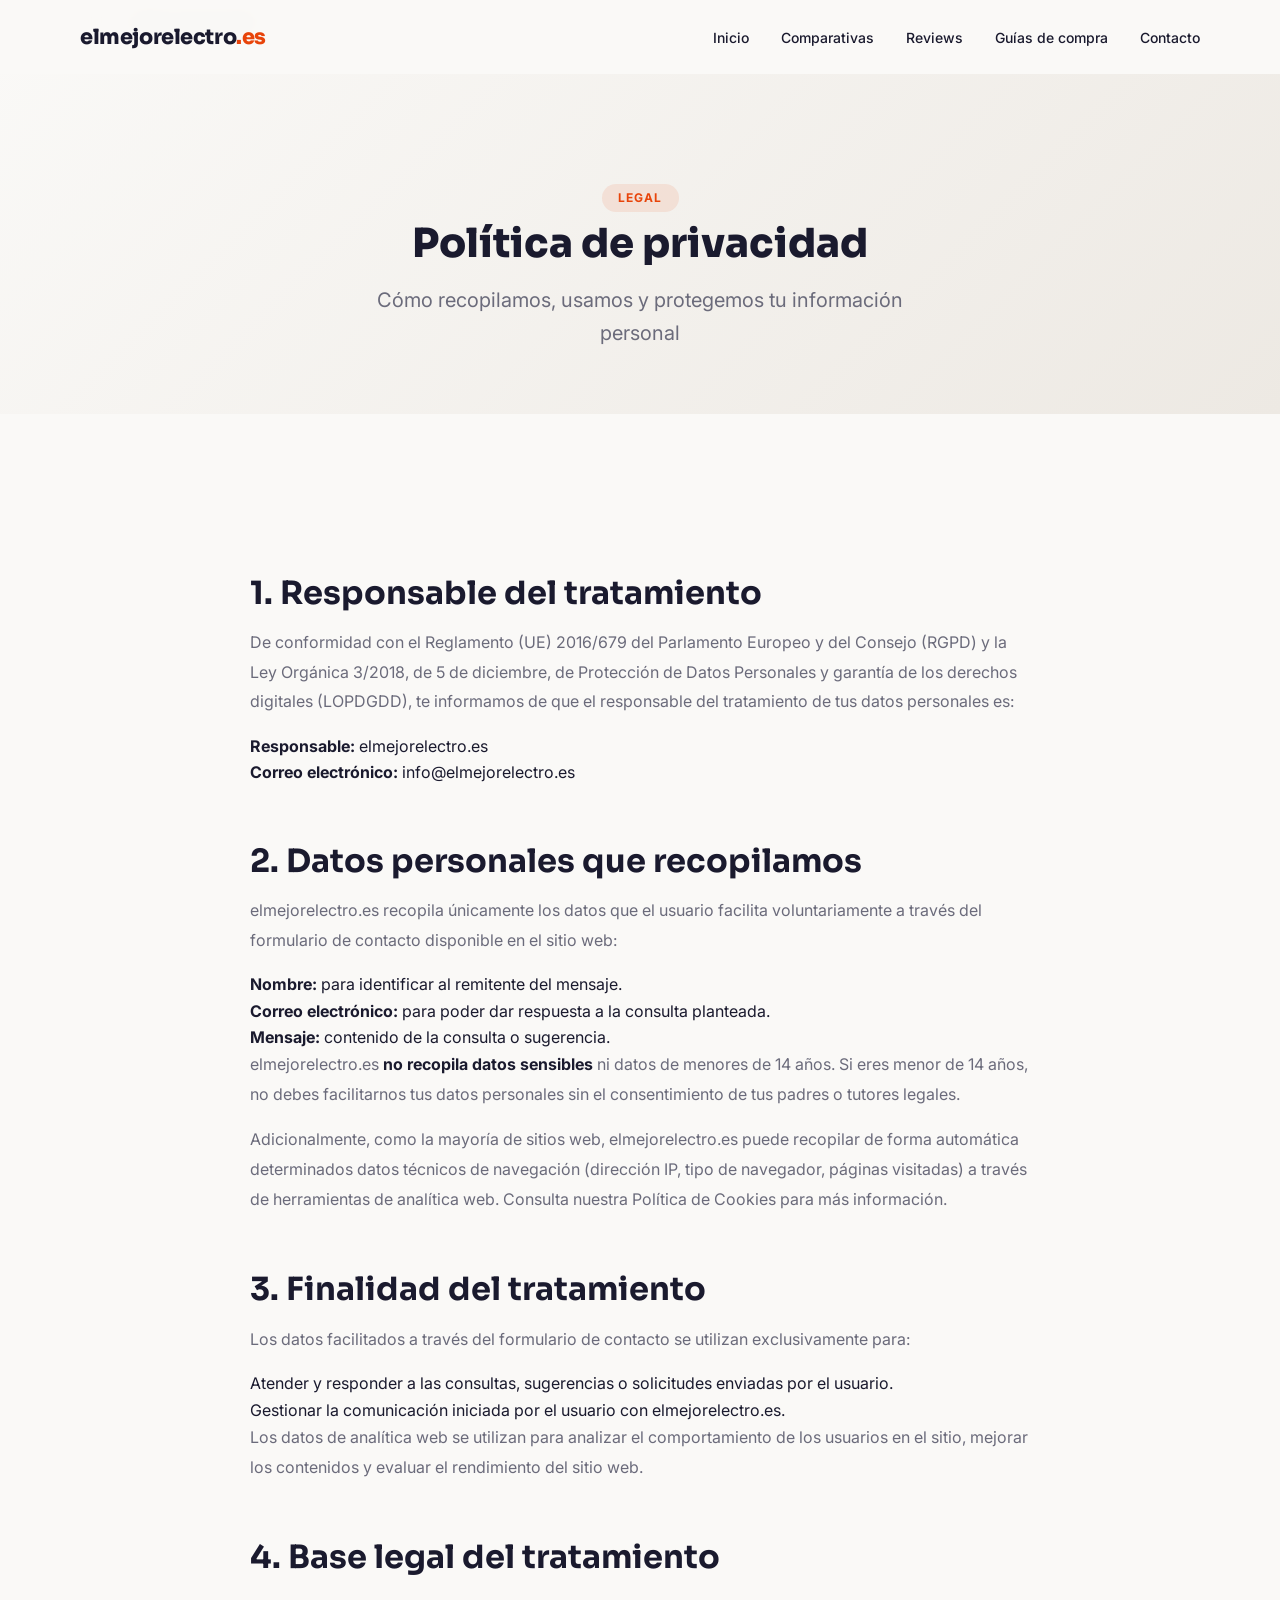
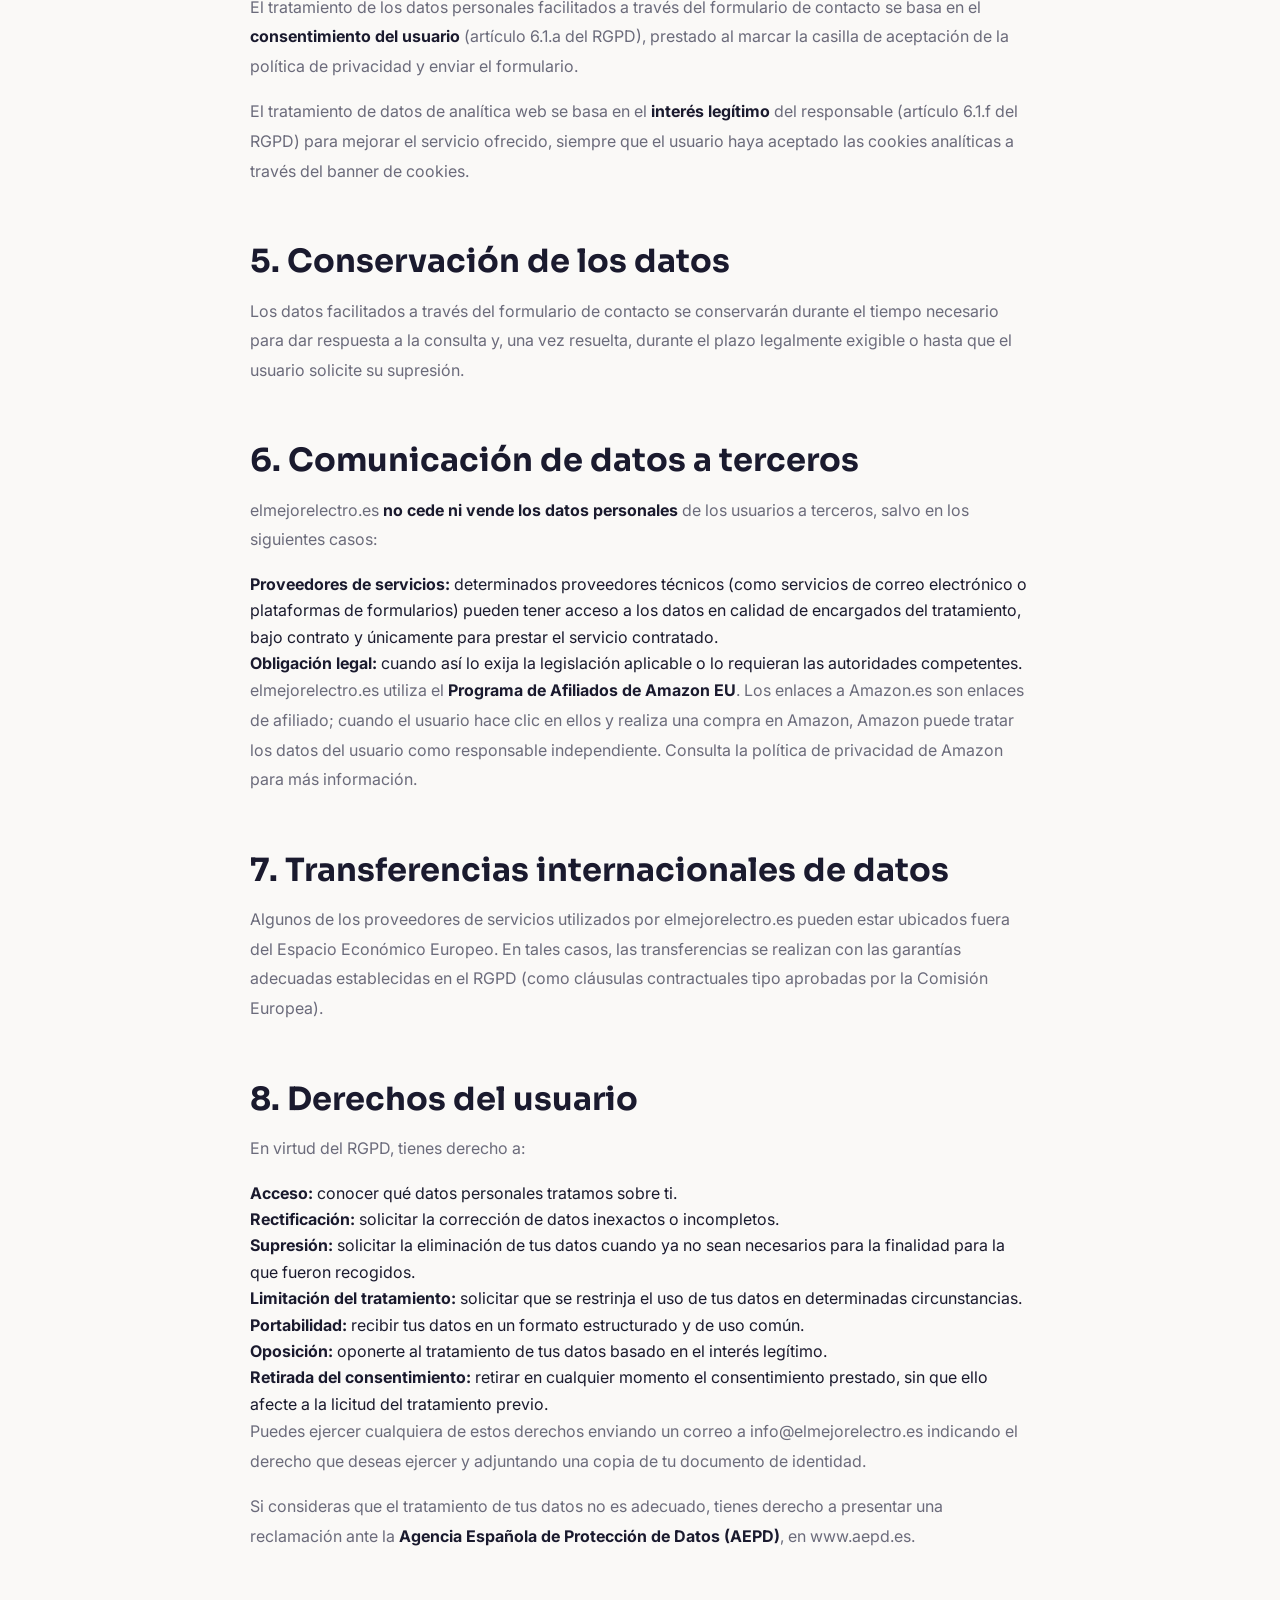
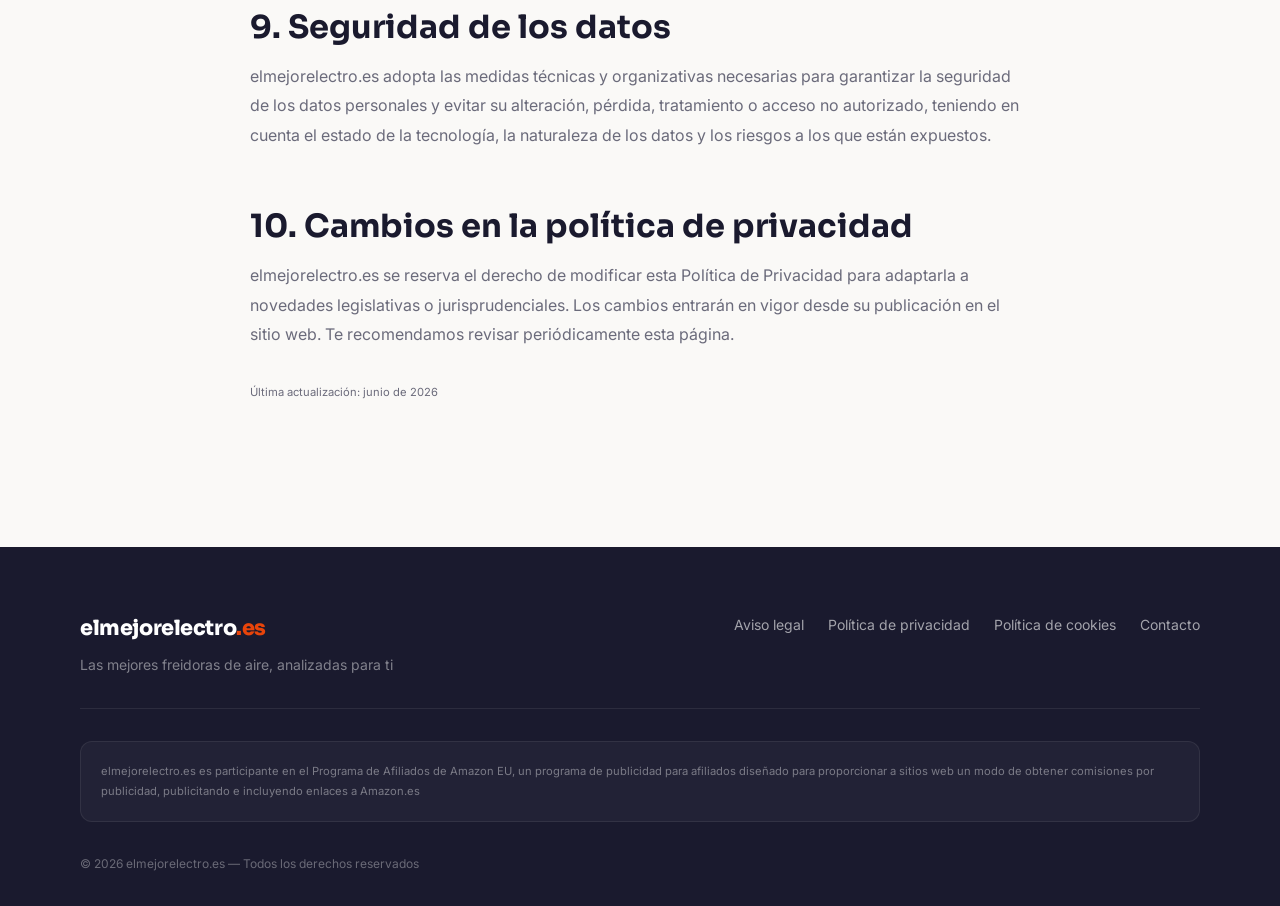
<file: pages/politica-privacidad.html>
<!DOCTYPE html>
<html lang="es">
<head>
  <meta charset="UTF-8">
  <meta name="viewport" content="width=device-width, initial-scale=1.0">
  <title>Política de Privacidad | elmejorelectro.es</title>
  <meta name="description" content="Política de privacidad de elmejorelectro.es. Información sobre el tratamiento de datos personales conforme al RGPD.">
  <meta name="robots" content="noindex, follow">
  <link rel="icon" type="image/svg+xml" href="../favicon.svg">
  <link rel="canonical" href="https://elmejorelectro.es/pages/politica-privacidad.html">

  <link rel="preconnect" href="https://fonts.googleapis.com">
  <link rel="preconnect" href="https://fonts.gstatic.com" crossorigin>
  <link href="https://fonts.googleapis.com/css2?family=Sora:wght@400;600;700;800&family=Inter:wght@400;500;600&display=swap" rel="stylesheet">
  <link rel="stylesheet" href="../css/style.css">
</head>
<body>

  <header id="main-header" class="header">
    <div class="container header-inner">
      <a href="../index.html" class="logo" aria-label="elmejorelectro.es — inicio">
        <span class="logo-text">elmejorelectro</span><span class="logo-dot">.es</span>
      </a>
      <nav class="nav" id="main-nav" aria-label="Navegación principal">
        <ul class="nav-list">
          <li><a href="../index.html" class="nav-link">Inicio</a></li>
          <li><a href="comparativa-freidoras-aire.html" class="nav-link">Comparativas</a></li>
          <li><a href="reviews.html" class="nav-link">Reviews</a></li>
          <li><a href="guia-de-compra.html" class="nav-link">Guías de compra</a></li>
          <li><a href="contacto.html" class="nav-link">Contacto</a></li>
        </ul>
      </nav>
      <button class="hamburger" id="hamburger-btn" aria-label="Abrir menú" aria-expanded="false" aria-controls="main-nav">
        <span class="hamburger-line"></span>
        <span class="hamburger-line"></span>
        <span class="hamburger-line"></span>
      </button>
    </div>
  </header>

  <main>

    <nav class="breadcrumb" aria-label="Ruta de navegación">
      <div class="container">
        <ol>
          <li><a href="../index.html">Inicio</a></li>
          <li><span>Política de privacidad</span></li>
        </ol>
      </div>
    </nav>

    <section class="page-hero">
      <div class="container">
        <span class="section-tag">Legal</span>
        <h1>Política de privacidad</h1>
        <p>Cómo recopilamos, usamos y protegemos tu información personal</p>
      </div>
    </section>

    <section class="page-body">
      <div class="container">
        <div class="article-wrap">
          <div class="article-body">

            <h2>1. Responsable del tratamiento</h2>
            <p>De conformidad con el Reglamento (UE) 2016/679 del Parlamento Europeo y del Consejo (RGPD) y la Ley Orgánica 3/2018, de 5 de diciembre, de Protección de Datos Personales y garantía de los derechos digitales (LOPDGDD), te informamos de que el responsable del tratamiento de tus datos personales es:</p>
            <ul>
              <li><strong>Responsable:</strong> elmejorelectro.es</li>
              <li><strong>Correo electrónico:</strong> <a href="mailto:info@elmejorelectro.es">info@elmejorelectro.es</a></li>
            </ul>

            <h2>2. Datos personales que recopilamos</h2>
            <p>elmejorelectro.es recopila únicamente los datos que el usuario facilita voluntariamente a través del formulario de contacto disponible en el sitio web:</p>
            <ul>
              <li><strong>Nombre:</strong> para identificar al remitente del mensaje.</li>
              <li><strong>Correo electrónico:</strong> para poder dar respuesta a la consulta planteada.</li>
              <li><strong>Mensaje:</strong> contenido de la consulta o sugerencia.</li>
            </ul>
            <p>elmejorelectro.es <strong>no recopila datos sensibles</strong> ni datos de menores de 14 años. Si eres menor de 14 años, no debes facilitarnos tus datos personales sin el consentimiento de tus padres o tutores legales.</p>
            <p>Adicionalmente, como la mayoría de sitios web, elmejorelectro.es puede recopilar de forma automática determinados datos técnicos de navegación (dirección IP, tipo de navegador, páginas visitadas) a través de herramientas de analítica web. Consulta nuestra <a href="politica-cookies.html">Política de Cookies</a> para más información.</p>

            <h2>3. Finalidad del tratamiento</h2>
            <p>Los datos facilitados a través del formulario de contacto se utilizan exclusivamente para:</p>
            <ul>
              <li>Atender y responder a las consultas, sugerencias o solicitudes enviadas por el usuario.</li>
              <li>Gestionar la comunicación iniciada por el usuario con elmejorelectro.es.</li>
            </ul>
            <p>Los datos de analítica web se utilizan para analizar el comportamiento de los usuarios en el sitio, mejorar los contenidos y evaluar el rendimiento del sitio web.</p>

            <h2>4. Base legal del tratamiento</h2>
            <p>El tratamiento de los datos personales facilitados a través del formulario de contacto se basa en el <strong>consentimiento del usuario</strong> (artículo 6.1.a del RGPD), prestado al marcar la casilla de aceptación de la política de privacidad y enviar el formulario.</p>
            <p>El tratamiento de datos de analítica web se basa en el <strong>interés legítimo</strong> del responsable (artículo 6.1.f del RGPD) para mejorar el servicio ofrecido, siempre que el usuario haya aceptado las cookies analíticas a través del banner de cookies.</p>

            <h2>5. Conservación de los datos</h2>
            <p>Los datos facilitados a través del formulario de contacto se conservarán durante el tiempo necesario para dar respuesta a la consulta y, una vez resuelta, durante el plazo legalmente exigible o hasta que el usuario solicite su supresión.</p>

            <h2>6. Comunicación de datos a terceros</h2>
            <p>elmejorelectro.es <strong>no cede ni vende los datos personales</strong> de los usuarios a terceros, salvo en los siguientes casos:</p>
            <ul>
              <li><strong>Proveedores de servicios:</strong> determinados proveedores técnicos (como servicios de correo electrónico o plataformas de formularios) pueden tener acceso a los datos en calidad de encargados del tratamiento, bajo contrato y únicamente para prestar el servicio contratado.</li>
              <li><strong>Obligación legal:</strong> cuando así lo exija la legislación aplicable o lo requieran las autoridades competentes.</li>
            </ul>
            <p>elmejorelectro.es utiliza el <strong>Programa de Afiliados de Amazon EU</strong>. Los enlaces a Amazon.es son enlaces de afiliado; cuando el usuario hace clic en ellos y realiza una compra en Amazon, Amazon puede tratar los datos del usuario como responsable independiente. Consulta la política de privacidad de Amazon para más información.</p>

            <h2>7. Transferencias internacionales de datos</h2>
            <p>Algunos de los proveedores de servicios utilizados por elmejorelectro.es pueden estar ubicados fuera del Espacio Económico Europeo. En tales casos, las transferencias se realizan con las garantías adecuadas establecidas en el RGPD (como cláusulas contractuales tipo aprobadas por la Comisión Europea).</p>

            <h2>8. Derechos del usuario</h2>
            <p>En virtud del RGPD, tienes derecho a:</p>
            <ul>
              <li><strong>Acceso:</strong> conocer qué datos personales tratamos sobre ti.</li>
              <li><strong>Rectificación:</strong> solicitar la corrección de datos inexactos o incompletos.</li>
              <li><strong>Supresión:</strong> solicitar la eliminación de tus datos cuando ya no sean necesarios para la finalidad para la que fueron recogidos.</li>
              <li><strong>Limitación del tratamiento:</strong> solicitar que se restrinja el uso de tus datos en determinadas circunstancias.</li>
              <li><strong>Portabilidad:</strong> recibir tus datos en un formato estructurado y de uso común.</li>
              <li><strong>Oposición:</strong> oponerte al tratamiento de tus datos basado en el interés legítimo.</li>
              <li><strong>Retirada del consentimiento:</strong> retirar en cualquier momento el consentimiento prestado, sin que ello afecte a la licitud del tratamiento previo.</li>
            </ul>
            <p>Puedes ejercer cualquiera de estos derechos enviando un correo a <a href="mailto:info@elmejorelectro.es">info@elmejorelectro.es</a> indicando el derecho que deseas ejercer y adjuntando una copia de tu documento de identidad.</p>
            <p>Si consideras que el tratamiento de tus datos no es adecuado, tienes derecho a presentar una reclamación ante la <strong>Agencia Española de Protección de Datos (AEPD)</strong>, en <a href="https://www.aepd.es" target="_blank" rel="noopener">www.aepd.es</a>.</p>

            <h2>9. Seguridad de los datos</h2>
            <p>elmejorelectro.es adopta las medidas técnicas y organizativas necesarias para garantizar la seguridad de los datos personales y evitar su alteración, pérdida, tratamiento o acceso no autorizado, teniendo en cuenta el estado de la tecnología, la naturaleza de los datos y los riesgos a los que están expuestos.</p>

            <h2>10. Cambios en la política de privacidad</h2>
            <p>elmejorelectro.es se reserva el derecho de modificar esta Política de Privacidad para adaptarla a novedades legislativas o jurisprudenciales. Los cambios entrarán en vigor desde su publicación en el sitio web. Te recomendamos revisar periódicamente esta página.</p>

            <p class="affiliate-notice" style="margin-top: var(--sp-8);">Última actualización: junio de 2026</p>

          </div>
        </div>
      </div>
    </section>

  </main>

  <footer class="footer">
    <div class="container">
      <div class="footer-top">
        <div class="footer-brand">
          <a href="../index.html" class="logo" aria-label="elmejorelectro.es — inicio">
            <span class="logo-text">elmejorelectro</span><span class="logo-dot">.es</span>
          </a>
          <p class="footer-tagline">Las mejores freidoras de aire, analizadas para ti</p>
        </div>
        <nav class="footer-nav" aria-label="Navegación legal">
          <ul>
            <li><a href="aviso-legal.html">Aviso legal</a></li>
            <li><a href="politica-privacidad.html">Política de privacidad</a></li>
            <li><a href="politica-cookies.html">Política de cookies</a></li>
            <li><a href="contacto.html">Contacto</a></li>
          </ul>
        </nav>
      </div>
      <div class="footer-affiliate">
        <p>elmejorelectro.es es participante en el Programa de Afiliados de Amazon EU, un programa de publicidad para afiliados diseñado para proporcionar a sitios web un modo de obtener comisiones por publicidad, publicitando e incluyendo enlaces a Amazon.es</p>
      </div>
      <div class="footer-bottom">
        <p>&copy; <span id="current-year">2025</span> elmejorelectro.es — Todos los derechos reservados</p>
      </div>
    </div>
  </footer>

  <script src="../js/main.js"></script>
</body>
</html>
</file>
<file: css/style.css>
/* =============================================================
   elmejorelectro.es — style.css
   Vanilla CSS, mobile-first | breakpoints: 768px / 1200px
   ============================================================= */

/* ---------------------------------------------------------------
   1. DESIGN TOKENS
--------------------------------------------------------------- */
:root {
  /* Colores */
  --clr-primary:       #E8440A;
  --clr-primary-dark:  #C73309;
  --clr-secondary:     #1A1A2E;
  --clr-accent:        #F5A623;
  --clr-bg:            #FAF9F7;
  --clr-bg-alt:        #F2F0ED;
  --clr-white:         #FFFFFF;
  --clr-text:          #1A1A2E;
  --clr-text-soft:     #6B6B7B;
  --clr-border:        #E4E2DF;

  /* Tipografía */
  --font-display: 'Sora', sans-serif;
  --font-body:    'Inter', sans-serif;

  /* Tamaños de texto */
  --text-xs:   0.75rem;
  --text-sm:   0.875rem;
  --text-base: 1rem;
  --text-lg:   1.125rem;
  --text-xl:   1.25rem;
  --text-2xl:  1.5rem;
  --text-3xl:  2rem;
  --text-4xl:  2.5rem;

  /* Espaciado */
  --sp-1: 0.25rem;
  --sp-2: 0.5rem;
  --sp-3: 0.75rem;
  --sp-4: 1rem;
  --sp-5: 1.25rem;
  --sp-6: 1.5rem;
  --sp-8: 2rem;
  --sp-10: 2.5rem;
  --sp-12: 3rem;
  --sp-16: 4rem;
  --sp-20: 5rem;
  --sp-24: 6rem;

  /* Layout */
  --container-max:  1200px;
  --container-pad:  1.25rem;
  --header-height:  70px;

  /* Bordes */
  --radius-sm:   8px;
  --radius-md:   12px;
  --radius-lg:   20px;
  --radius-full: 9999px;

  /* Sombras */
  --shadow-sm:    0 1px 4px rgba(26,26,46,.06);
  --shadow-md:    0 4px 16px rgba(26,26,46,.10);
  --shadow-lg:    0 8px 32px rgba(26,26,46,.14);
  --shadow-hover: 0 14px 44px rgba(26,26,46,.18);

  /* Transiciones */
  --t-fast: 150ms ease;
  --t:      220ms ease;
  --t-slow: 350ms ease;
}

/* ---------------------------------------------------------------
   2. RESET + BASE
--------------------------------------------------------------- */
*, *::before, *::after {
  box-sizing: border-box;
  margin: 0;
  padding: 0;
}

html {
  font-size: 16px;
  scroll-behavior: smooth;
  -webkit-text-size-adjust: 100%;
}

body {
  font-family: var(--font-body);
  font-size: var(--text-base);
  color: var(--clr-text);
  background: var(--clr-bg);
  line-height: 1.65;
  -webkit-font-smoothing: antialiased;
  -moz-osx-font-smoothing: grayscale;
}

body.menu-open { overflow: hidden; }

img, svg { display: block; max-width: 100%; }
a { color: inherit; text-decoration: none; }
ul { list-style: none; }
button { cursor: pointer; border: none; background: none; font-family: inherit; }

h1, h2, h3, h4, h5, h6 {
  font-family: var(--font-display);
  color: var(--clr-text);
  line-height: 1.2;
}
h1 { font-size: clamp(2rem, 6vw, var(--text-4xl)); font-weight: 800; }
h2 { font-size: clamp(1.65rem, 4vw, var(--text-3xl)); font-weight: 700; }
h3 { font-size: var(--text-2xl); font-weight: 600; }

/* ---------------------------------------------------------------
   3. UTILIDADES
--------------------------------------------------------------- */
.container {
  max-width: var(--container-max);
  margin: 0 auto;
  padding: 0 var(--container-pad);
}

.section-header {
  text-align: center;
  margin-bottom: var(--sp-12);
}
.section-header p {
  color: var(--clr-text-soft);
  font-size: var(--text-lg);
  margin-top: var(--sp-3);
  max-width: 600px;
  margin-left: auto;
  margin-right: auto;
}

.section-tag {
  display: inline-block;
  background: rgba(232,68,10,.1);
  color: var(--clr-primary);
  font-size: var(--text-xs);
  font-weight: 700;
  text-transform: uppercase;
  letter-spacing: .1em;
  padding: var(--sp-1) var(--sp-4);
  border-radius: var(--radius-full);
  margin-bottom: var(--sp-2);
}

/* ---------------------------------------------------------------
   4. BOTONES
--------------------------------------------------------------- */
.btn {
  display: inline-flex;
  align-items: center;
  justify-content: center;
  gap: var(--sp-2);
  padding: .75rem 1.5rem;
  border-radius: var(--radius-sm);
  font-family: var(--font-display);
  font-weight: 600;
  font-size: var(--text-base);
  transition: var(--t);
  white-space: nowrap;
}

.btn-primary {
  background: var(--clr-primary);
  color: var(--clr-white);
}
.btn-primary:hover {
  background: var(--clr-primary-dark);
  transform: translateY(-2px);
  box-shadow: 0 6px 20px rgba(232,68,10,.35);
}

.btn-secondary {
  background: transparent;
  color: var(--clr-primary);
  border: 2px solid var(--clr-primary);
}
.btn-secondary:hover {
  background: var(--clr-primary);
  color: var(--clr-white);
  transform: translateY(-2px);
}

.btn-amazon {
  width: 100%;
  background: var(--clr-primary);
  color: var(--clr-white);
  padding: .875rem 1.5rem;
  font-size: var(--text-base);
  font-weight: 700;
  border-radius: var(--radius-sm);
  transition: var(--t);
}
.btn-amazon:hover {
  background: var(--clr-primary-dark);
  transform: translateY(-2px);
  box-shadow: 0 6px 24px rgba(232,68,10,.40);
}

/* ---------------------------------------------------------------
   5. HEADER
--------------------------------------------------------------- */
.header {
  position: fixed;
  inset: 0 0 auto 0;
  z-index: 1000;
  height: var(--header-height);
  background: rgba(250,249,247,.97);
  backdrop-filter: blur(10px);
  -webkit-backdrop-filter: blur(10px);
  transition: box-shadow var(--t), background var(--t);
  display: flex;
  align-items: center;
}
.header.scrolled {
  background: var(--clr-white);
  box-shadow: 0 2px 20px rgba(26,26,46,.10);
}

.header-inner {
  width: 100%;
  display: flex;
  align-items: center;
  justify-content: space-between;
  gap: var(--sp-6);
}

/* Logo */
.logo { display: inline-flex; align-items: baseline; }
.logo-text {
  font-family: var(--font-display);
  font-weight: 800;
  font-size: 1.3rem;
  color: var(--clr-secondary);
  letter-spacing: -.02em;
}
.logo-dot {
  font-family: var(--font-display);
  font-weight: 800;
  font-size: 1.3rem;
  color: var(--clr-primary);
  letter-spacing: -.02em;
}

/* Navegación – oculta en mobile */
.nav { display: none; }

.nav-list {
  display: flex;
  gap: var(--sp-8);
  align-items: center;
}
.nav-link {
  font-size: var(--text-sm);
  font-weight: 500;
  color: var(--clr-text);
  transition: color var(--t-fast);
  position: relative;
  padding-bottom: 2px;
}
.nav-link::after {
  content: '';
  position: absolute;
  left: 0; right: 0; bottom: -4px;
  height: 2px;
  background: var(--clr-primary);
  border-radius: 2px;
  transform: scaleX(0);
  transition: transform var(--t-fast);
}
.nav-link:hover,
.nav-link.active { color: var(--clr-primary); }
.nav-link:hover::after,
.nav-link.active::after { transform: scaleX(1); }

/* Hamburger */
.hamburger {
  display: flex;
  flex-direction: column;
  gap: 5px;
  padding: 8px 6px;
  border-radius: var(--radius-sm);
  transition: background var(--t-fast);
  z-index: 1100;
}
.hamburger:hover { background: rgba(232,68,10,.08); }

.hamburger-line {
  display: block;
  width: 22px; height: 2px;
  background: var(--clr-secondary);
  border-radius: 2px;
  transition: var(--t);
  transform-origin: center;
}
.hamburger-active .hamburger-line:nth-child(1) { transform: translateY(7px) rotate(45deg); }
.hamburger-active .hamburger-line:nth-child(2) { opacity: 0; transform: scaleX(0); }
.hamburger-active .hamburger-line:nth-child(3) { transform: translateY(-7px) rotate(-45deg); }

/* Menú mobile abierto */
.nav-open {
  display: flex !important;
  flex-direction: column;
  position: fixed;
  top: var(--header-height);
  left: 0; right: 0;
  background: var(--clr-white);
  padding: var(--sp-6) var(--container-pad);
  box-shadow: var(--shadow-lg);
  animation: slideDown var(--t-slow) ease forwards;
}
.nav-open .nav-list {
  flex-direction: column;
  gap: 0;
  align-items: stretch;
}
.nav-open .nav-link {
  display: block;
  padding: var(--sp-4) 0;
  border-bottom: 1px solid var(--clr-border);
  font-size: var(--text-base);
}
.nav-open .nav-link::after { display: none; }

@keyframes slideDown {
  from { opacity: 0; transform: translateY(-8px); }
  to   { opacity: 1; transform: translateY(0); }
}

/* ---------------------------------------------------------------
   6. HERO
--------------------------------------------------------------- */
.hero {
  padding-top: calc(var(--header-height) + var(--sp-16));
  padding-bottom: var(--sp-24);
  background: linear-gradient(135deg, var(--clr-bg) 0%, #EDE9E3 100%);
  overflow: hidden;
}

.hero-inner {
  display: flex;
  flex-direction: column;
  align-items: center;
  gap: var(--sp-12);
}

.hero-content { text-align: center; max-width: 680px; }

.hero-tag {
  display: inline-block;
  background: rgba(232,68,10,.1);
  color: var(--clr-primary);
  font-size: var(--text-sm);
  font-weight: 600;
  padding: var(--sp-1) var(--sp-4);
  border-radius: var(--radius-full);
  margin-bottom: var(--sp-5);
}

.hero-content h1 { margin-bottom: var(--sp-5); }

.hero-subtitle {
  font-size: var(--text-xl);
  color: var(--clr-text-soft);
  line-height: 1.65;
  margin-bottom: var(--sp-8);
}

.hero-ctas {
  display: flex;
  flex-direction: column;
  gap: var(--sp-4);
  align-items: center;
  margin-bottom: var(--sp-8);
}

.hero-trust {
  display: flex;
  flex-wrap: wrap;
  gap: var(--sp-4) var(--sp-6);
  justify-content: center;
  font-size: var(--text-sm);
  color: var(--clr-text-soft);
}
.hero-trust span::before {
  content: '✓ ';
  color: var(--clr-primary);
  font-weight: 700;
}

.hero-image {
  width: 100%;
  max-width: 320px;
  margin: 0 auto;
}
.airfryer-svg {
  width: 100%;
  height: auto;
  filter: drop-shadow(0 24px 48px rgba(26,26,46,.18));
}

/* ---------------------------------------------------------------
   7. PRODUCTOS
--------------------------------------------------------------- */
.products-section {
  padding: var(--sp-24) 0;
  background: var(--clr-white);
}

.products-grid {
  display: flex;
  flex-direction: column;
  gap: var(--sp-8);
}

/* Tarjeta de producto */
.product-card {
  position: relative;
  display: flex;
  flex-direction: column;
  background: var(--clr-bg);
  border: 1px solid var(--clr-border);
  border-radius: var(--radius-md);
  overflow: hidden;
  transition: box-shadow var(--t), transform var(--t);
}
.product-card:hover {
  box-shadow: var(--shadow-hover);
  transform: translateY(-4px);
}
.product-card.featured {
  border-color: rgba(232,68,10,.40);
  box-shadow: 0 0 0 2px rgba(232,68,10,.12);
}

/* Badge */
.product-badge {
  display: inline-flex;
  align-items: center;
  position: absolute;
  top: 0; left: 0;
  z-index: 2;
  font-size: var(--text-xs);
  font-weight: 700;
  text-transform: uppercase;
  letter-spacing: .07em;
  padding: 6px 14px;
  border-radius: 0 0 var(--radius-sm) 0;
}
.badge-top     { background: var(--clr-primary); color: var(--clr-white); }
.badge-value   { background: var(--clr-accent);  color: var(--clr-secondary); }
.badge-popular { background: var(--clr-secondary); color: var(--clr-white); }

/* Imagen placeholder */
.product-image {
  display: flex;
  justify-content: center;
  padding: var(--sp-12) var(--sp-8) var(--sp-4);
  background: var(--clr-bg);
}
.product-image svg {
  width: 100%;
  max-width: 240px;
  height: auto;
  border-radius: var(--radius-md);
}
.product-image a {
  display: flex;
  justify-content: center;
}
.product-image a img {
  width: 100%;
  max-width: 240px;
  height: 240px;
  object-fit: contain;
  border-radius: var(--radius-md);
  display: block;
  transition: transform var(--t);
}
.product-card:hover .product-image a img {
  transform: scale(1.03);
}

/* Info del producto */
.product-info {
  display: flex;
  flex-direction: column;
  flex: 1;
  gap: var(--sp-4);
  padding: var(--sp-6);
}

.product-name {
  font-size: var(--text-xl);
  font-weight: 700;
  line-height: 1.3;
}

.product-rating {
  display: flex;
  align-items: center;
  gap: var(--sp-2);
  flex-wrap: wrap;
}
.stars         { font-size: var(--text-base); letter-spacing: 1px; color: var(--clr-accent); }
.rating-score  { font-weight: 700; }
.rating-count  { font-size: var(--text-sm); color: var(--clr-text-soft); }

.product-pros { display: flex; flex-direction: column; gap: var(--sp-2); }
.product-pros li {
  font-size: var(--text-sm);
  color: var(--clr-text-soft);
  padding-left: 1.3rem;
  position: relative;
  line-height: 1.55;
}
.product-pros li::before {
  content: '✓';
  position: absolute;
  left: 0;
  color: var(--clr-primary);
  font-weight: 700;
}

.product-price {
  display: flex;
  align-items: baseline;
  gap: var(--sp-2);
}
.price-label { font-size: var(--text-sm); color: var(--clr-text-soft); }
.price {
  font-family: var(--font-display);
  font-size: 1.8rem;
  font-weight: 800;
  color: var(--clr-primary);
  line-height: 1;
}

.affiliate-notice {
  font-size: .7rem;
  color: var(--clr-text-soft);
  line-height: 1.5;
  margin-top: var(--sp-2);
}

/* ---------------------------------------------------------------
   8. CONFIANZA
--------------------------------------------------------------- */
.trust-section {
  padding: var(--sp-24) 0;
  background: var(--clr-secondary);
}
.trust-section .section-header h2 { color: var(--clr-white); }

.trust-grid {
  display: flex;
  flex-direction: column;
  gap: var(--sp-6);
}

.trust-item {
  text-align: center;
  padding: var(--sp-8);
  background: rgba(255,255,255,.04);
  border: 1px solid rgba(255,255,255,.08);
  border-radius: var(--radius-md);
  transition: background var(--t);
}
.trust-item:hover { background: rgba(255,255,255,.08); }

.trust-icon {
  width: 64px;
  height: 64px;
  margin: 0 auto var(--sp-5);
}
.trust-item h3 {
  color: var(--clr-white);
  font-size: var(--text-xl);
  margin-bottom: var(--sp-3);
}
.trust-item p {
  font-size: var(--text-sm);
  color: rgba(255,255,255,.6);
  line-height: 1.75;
}

/* ---------------------------------------------------------------
   9. GUÍA DE COMPRA
--------------------------------------------------------------- */
.guide-section {
  padding: var(--sp-24) 0;
  background: var(--clr-bg);
}

.guide-grid {
  display: grid;
  grid-template-columns: 1fr;
  gap: var(--sp-5);
}

.guide-card {
  display: block;
  background: var(--clr-white);
  border: 1px solid var(--clr-border);
  border-radius: var(--radius-md);
  padding: var(--sp-8);
  transition: box-shadow var(--t), transform var(--t), border-color var(--t);
}
.guide-card:hover {
  box-shadow: var(--shadow-md);
  transform: translateY(-3px);
  border-color: rgba(232,68,10,.35);
}

.guide-emoji {
  font-size: 2.4rem;
  display: block;
  margin-bottom: var(--sp-4);
  line-height: 1;
}
.guide-card h3 {
  font-size: var(--text-xl);
  margin-bottom: var(--sp-2);
  color: var(--clr-text);
}
.guide-card p {
  font-size: var(--text-sm);
  color: var(--clr-text-soft);
  line-height: 1.65;
  margin-bottom: var(--sp-4);
}
.guide-cta {
  font-size: var(--text-sm);
  font-weight: 700;
  color: var(--clr-primary);
}

/* ---------------------------------------------------------------
   10. ÚLTIMAS REVIEWS
--------------------------------------------------------------- */
.reviews-section {
  padding: var(--sp-24) 0;
  background: var(--clr-white);
}

.reviews-grid {
  display: flex;
  flex-direction: column;
  gap: var(--sp-8);
}

.review-card {
  background: var(--clr-bg);
  border: 1px solid var(--clr-border);
  border-radius: var(--radius-md);
  overflow: hidden;
  transition: box-shadow var(--t), transform var(--t);
}
.review-card:hover {
  box-shadow: var(--shadow-hover);
  transform: translateY(-4px);
}

.review-image svg {
  width: 100%;
  height: 180px;
}

.review-content { padding: var(--sp-6); }

.review-badge {
  display: inline-block;
  background: rgba(232,68,10,.1);
  color: var(--clr-primary);
  font-size: var(--text-xs);
  font-weight: 700;
  text-transform: uppercase;
  letter-spacing: .08em;
  padding: 3px 10px;
  border-radius: var(--radius-full);
  margin-bottom: var(--sp-3);
}

.review-content h3 {
  font-size: var(--text-xl);
  line-height: 1.4;
  margin-bottom: var(--sp-3);
  color: var(--clr-text);
}
.review-content p {
  font-size: var(--text-sm);
  color: var(--clr-text-soft);
  line-height: 1.75;
  margin-bottom: var(--sp-4);
}

.read-more {
  display: inline-flex;
  align-items: center;
  gap: 4px;
  font-size: var(--text-sm);
  font-weight: 700;
  color: var(--clr-primary);
  transition: gap var(--t-fast);
}
.read-more:hover { gap: 8px; }

/* ---------------------------------------------------------------
   11. FAQ ACORDEÓN
--------------------------------------------------------------- */
.faq-section {
  padding: var(--sp-24) 0;
  background: var(--clr-bg);
}

.faq-list {
  max-width: 800px;
  margin: 0 auto;
  display: flex;
  flex-direction: column;
  gap: var(--sp-2);
}

.faq-item {
  background: var(--clr-white);
  border: 1px solid var(--clr-border);
  border-radius: var(--radius-md);
  overflow: hidden;
  transition: box-shadow var(--t), border-color var(--t);
}
.faq-item.faq-active {
  box-shadow: var(--shadow-md);
  border-color: rgba(232,68,10,.25);
}

.faq-question {
  width: 100%;
  display: flex;
  align-items: center;
  justify-content: space-between;
  gap: var(--sp-4);
  padding: var(--sp-5) var(--sp-6);
  text-align: left;
  font-family: var(--font-display);
  font-weight: 600;
  font-size: var(--text-base);
  color: var(--clr-text);
  transition: color var(--t-fast);
}
.faq-question:hover  { color: var(--clr-primary); }
.faq-active .faq-question { color: var(--clr-primary); }

.faq-icon {
  width: 20px; height: 20px;
  flex-shrink: 0;
  color: var(--clr-text-soft);
  transition: transform var(--t), color var(--t);
}
.faq-active .faq-icon {
  transform: rotate(180deg);
  color: var(--clr-primary);
}

.faq-answer {
  max-height: 0;
  overflow: hidden;
  transition: max-height var(--t-slow) ease;
}
.faq-answer p {
  padding: 0 var(--sp-6) var(--sp-5);
  font-size: var(--text-sm);
  color: var(--clr-text-soft);
  line-height: 1.85;
}
.faq-answer p strong { color: var(--clr-text); }

/* ---------------------------------------------------------------
   12. FOOTER
--------------------------------------------------------------- */
.footer {
  background: var(--clr-secondary);
  color: rgba(255,255,255,.7);
  padding: var(--sp-16) 0 var(--sp-8);
}

.footer-top {
  display: flex;
  flex-direction: column;
  gap: var(--sp-8);
  padding-bottom: var(--sp-8);
  border-bottom: 1px solid rgba(255,255,255,.08);
  margin-bottom: var(--sp-8);
}

.footer .logo-text { color: var(--clr-white); }
.footer-tagline {
  font-size: var(--text-sm);
  color: rgba(255,255,255,.45);
  margin-top: var(--sp-2);
}

.footer-nav ul {
  display: flex;
  flex-wrap: wrap;
  gap: var(--sp-3) var(--sp-6);
}
.footer-nav a {
  font-size: var(--text-sm);
  color: rgba(255,255,255,.60);
  transition: color var(--t-fast);
}
.footer-nav a:hover { color: var(--clr-white); }

.footer-affiliate {
  background: rgba(255,255,255,.04);
  border: 1px solid rgba(255,255,255,.07);
  border-radius: var(--radius-md);
  padding: var(--sp-5);
  margin-bottom: var(--sp-8);
}
.footer-affiliate p {
  font-size: .7rem;
  color: rgba(255,255,255,.4);
  line-height: 1.75;
}

.footer-bottom {
  display: flex;
  flex-direction: column;
  gap: var(--sp-2);
}
.footer-bottom p    { font-size: var(--text-xs); color: rgba(255,255,255,.35); }
.footer-disclaimer  { font-style: italic; }

/* ---------------------------------------------------------------
   13. COOKIE BANNER
--------------------------------------------------------------- */
.cookie-banner {
  position: fixed;
  left: 0; right: 0; bottom: 0;
  z-index: 9999;
  background: var(--clr-secondary);
  box-shadow: 0 -4px 24px rgba(0,0,0,.22);
  transform: translateY(100%);
  opacity: 0;
  visibility: hidden;
  transition: transform var(--t-slow), opacity var(--t-slow), visibility var(--t-slow);
}
.cookie-banner.cookie-visible {
  transform: translateY(0);
  opacity: 1;
  visibility: visible;
}
.cookie-banner.cookie-hidden {
  transform: translateY(100%);
  opacity: 0;
  visibility: hidden;
}

.cookie-content {
  max-width: var(--container-max);
  margin: 0 auto;
  padding: var(--sp-5) var(--container-pad);
  display: flex;
  flex-direction: column;
  gap: var(--sp-4);
}
.cookie-content p {
  font-size: var(--text-sm);
  color: rgba(255,255,255,.72);
  line-height: 1.6;
}
.cookie-content a { color: var(--clr-accent); text-decoration: underline; }

.cookie-actions { display: flex; gap: var(--sp-3); flex-wrap: wrap; }

.btn-cookie-primary {
  background: var(--clr-primary);
  color: var(--clr-white);
  border: none;
  border-radius: var(--radius-sm);
  padding: .55rem 1.2rem;
  font-size: var(--text-sm);
  font-family: var(--font-body);
  font-weight: 600;
  cursor: pointer;
  transition: background var(--t-fast);
}
.btn-cookie-primary:hover { background: var(--clr-primary-dark); }

.btn-cookie-secondary {
  background: transparent;
  color: rgba(255,255,255,.65);
  border: 1px solid rgba(255,255,255,.22);
  border-radius: var(--radius-sm);
  padding: .55rem 1.2rem;
  font-size: var(--text-sm);
  font-family: var(--font-body);
  font-weight: 500;
  cursor: pointer;
  transition: background var(--t-fast), color var(--t-fast);
}
.btn-cookie-secondary:hover {
  background: rgba(255,255,255,.1);
  color: var(--clr-white);
}

/* ---------------------------------------------------------------
   14. GUÍA DE COMPRA — categorías y layout específico
--------------------------------------------------------------- */

/* Barra de navegación rápida entre categorías */
.guide-quick-nav {
  background: var(--clr-secondary);
  padding: var(--sp-4) 0;
  position: sticky;
  top: var(--header-height);
  z-index: 900;
}
.guide-quick-nav .container {
  display: flex;
  flex-wrap: wrap;
  gap: var(--sp-2);
  align-items: center;
}
.guide-quick-nav span {
  color: rgba(255,255,255,.45);
  font-size: var(--text-xs);
  font-weight: 600;
  text-transform: uppercase;
  letter-spacing: .08em;
  margin-right: var(--sp-2);
  display: none;
}
.guide-quick-nav a {
  display: inline-flex;
  align-items: center;
  gap: var(--sp-1);
  padding: 5px 14px;
  background: rgba(255,255,255,.08);
  color: rgba(255,255,255,.80);
  border: 1px solid rgba(255,255,255,.12);
  border-radius: var(--radius-full);
  font-size: var(--text-xs);
  font-weight: 600;
  text-transform: uppercase;
  letter-spacing: .05em;
  transition: background var(--t-fast), color var(--t-fast);
}
.guide-quick-nav a:hover {
  background: var(--clr-primary);
  color: var(--clr-white);
  border-color: var(--clr-primary);
}

/* Sección por categoría */
.guide-cat-section {
  padding: var(--sp-16) 0 var(--sp-20);
}
.guide-cat-section:nth-child(odd)  { background: var(--clr-bg); }
.guide-cat-section:nth-child(even) { background: var(--clr-white); }

/* Cabecera de categoría */
.guide-cat-header {
  display: flex;
  align-items: flex-start;
  gap: var(--sp-5);
  margin-bottom: var(--sp-10);
  padding-bottom: var(--sp-6);
  border-bottom: 3px solid var(--clr-primary);
}
.guide-cat-emoji {
  font-size: 2.5rem;
  line-height: 1;
  flex-shrink: 0;
}
.guide-cat-header h2 { margin-bottom: var(--sp-2); }
.guide-cat-header p  { color: var(--clr-text-soft); font-size: var(--text-base); line-height: 1.6; max-width: 680px; }

/* Grid de 2 columnas para la guía */
.products-grid--2col {
  display: grid;
  grid-template-columns: 1fr;
  gap: var(--sp-6);
}

/* Cons de producto (complementa .product-pros) */
.product-cons {
  display: flex;
  flex-direction: column;
  gap: var(--sp-1);
}
.product-cons li {
  font-size: var(--text-sm);
  color: var(--clr-text-soft);
  padding-left: 1.3rem;
  position: relative;
  line-height: 1.5;
}
.product-cons li::before {
  content: '✗';
  position: absolute;
  left: 0;
  color: #C0392B;
  font-weight: 700;
}

/* Etiqueta "Ideal para" */
.product-verdict {
  font-size: var(--text-xs);
  color: var(--clr-text-soft);
  background: rgba(232,68,10,.07);
  border-left: 3px solid var(--clr-primary);
  padding: var(--sp-2) var(--sp-3);
  border-radius: 0 var(--radius-sm) var(--radius-sm) 0;
}
.product-verdict strong { color: var(--clr-primary); }

/* Divisor de pros/cons */
.pros-cons-row {
  display: grid;
  grid-template-columns: 1fr;
  gap: var(--sp-3);
}
.pros-cons-label {
  font-size: var(--text-xs);
  font-weight: 700;
  text-transform: uppercase;
  letter-spacing: .06em;
  color: var(--clr-text-soft);
  margin-bottom: var(--sp-1);
}

@media (min-width: 768px) {
  .products-grid--2col { grid-template-columns: repeat(2, 1fr); }
  .guide-quick-nav span { display: block; }
  .pros-cons-row { grid-template-columns: 1fr 1fr; }
}

/* ---------------------------------------------------------------
   15. ARTÍCULO / COMPARATIVA
--------------------------------------------------------------- */

/* Cuerpo del artículo */
.article-wrap {
  padding: var(--sp-10) 0 var(--sp-16);
}
.article-body {
  max-width: 860px;
  margin: 0 auto;
  padding: 0 var(--container-pad);
}
.article-body h2 {
  font-size: clamp(1.5rem, 3.5vw, var(--text-3xl));
  margin: var(--sp-10) 0 var(--sp-4);
  padding-top: var(--sp-4);
  scroll-margin-top: calc(var(--header-height) + 16px);
}
.article-body h3 {
  font-size: var(--text-xl);
  color: var(--clr-secondary);
  margin: var(--sp-6) 0 var(--sp-3);
}
.article-body p {
  color: var(--clr-text-soft);
  line-height: 1.85;
  margin-bottom: var(--sp-4);
}
.article-body p strong { color: var(--clr-text); }

/* Lead / intro */
.article-lead {
  font-size: var(--text-lg);
  color: var(--clr-text-soft);
  line-height: 1.8;
  border-left: 4px solid var(--clr-primary);
  padding-left: var(--sp-6);
  margin: var(--sp-6) 0 var(--sp-8);
}

/* Veredictos rápidos (3 cards) */
.quick-picks {
  display: grid;
  grid-template-columns: 1fr;
  gap: var(--sp-4);
  margin: var(--sp-8) 0;
}
.quick-pick {
  border: 1px solid var(--clr-border);
  border-radius: var(--radius-md);
  padding: var(--sp-5);
  background: var(--clr-bg);
  transition: box-shadow var(--t);
}
.quick-pick:hover { box-shadow: var(--shadow-md); }
.qp-label {
  display: inline-block;
  font-size: var(--text-xs);
  font-weight: 700;
  text-transform: uppercase;
  letter-spacing: .07em;
  padding: 3px 10px;
  border-radius: var(--radius-full);
  margin-bottom: var(--sp-3);
}
.qp-label--gold   { background: var(--clr-accent); color: var(--clr-secondary); }
.qp-label--silver { background: #B0BAC8; color: var(--clr-secondary); }
.qp-label--value  { background: rgba(232,68,10,.12); color: var(--clr-primary); }
.quick-pick h3 { font-size: var(--text-xl); margin: 0 0 var(--sp-2); }
.quick-pick p  { font-size: var(--text-sm); margin: 0 0 var(--sp-4); }
.quick-pick .price { font-size: 1.4rem; font-weight: 800; color: var(--clr-primary); display: block; margin-bottom: var(--sp-3); }

/* Tabla comparativa */
.comparison-table-wrap { overflow-x: auto; margin: var(--sp-8) 0; border-radius: var(--radius-md); border: 1px solid var(--clr-border); }
.comparison-table { width: 100%; border-collapse: collapse; font-size: var(--text-sm); min-width: 520px; }
.comparison-table thead th {
  background: var(--clr-secondary);
  color: var(--clr-white);
  padding: var(--sp-4) var(--sp-5);
  text-align: left;
  font-family: var(--font-display);
  font-weight: 600;
}
.comparison-table thead th:first-child { min-width: 150px; }
.comparison-table tbody td {
  padding: var(--sp-3) var(--sp-5);
  border-bottom: 1px solid var(--clr-border);
  vertical-align: middle;
  line-height: 1.5;
}
.comparison-table tbody tr:last-child td { border-bottom: none; }
.comparison-table tbody tr:nth-child(even) td { background: var(--clr-bg); }
.comparison-table tbody tr:hover td { background: rgba(232,68,10,.03); }
.ct-feature { font-weight: 600; color: var(--clr-text); }
.ct-best { color: var(--clr-primary); font-weight: 700; }
.ct-check { color: #16a34a; font-weight: 700; }
.ct-cross { color: #dc2626; }
.ct-score { font-family: var(--font-display); font-weight: 800; font-size: var(--text-xl); color: var(--clr-primary); }

/* Sección de análisis de producto */
.product-review {
  border: 1px solid var(--clr-border);
  border-radius: var(--radius-md);
  overflow: hidden;
  margin: var(--sp-8) 0;
  scroll-margin-top: calc(var(--header-height) + 24px);
}
.product-review.featured-review { border-color: rgba(232,68,10,.4); box-shadow: 0 0 0 2px rgba(232,68,10,.1); }
.product-review-header {
  display: flex;
  align-items: center;
  gap: var(--sp-5);
  padding: var(--sp-6);
  background: var(--clr-bg);
  border-bottom: 1px solid var(--clr-border);
  flex-wrap: wrap;
}
.product-review-img {
  width: 110px;
  height: 110px;
  object-fit: contain;
  border-radius: var(--radius-sm);
  flex-shrink: 0;
}
.product-review-meta h3 { margin: 0 0 var(--sp-2); font-size: var(--text-2xl); }
.review-score-big {
  display: flex;
  align-items: baseline;
  gap: var(--sp-2);
}
.review-score-big .score-num {
  font-family: var(--font-display);
  font-size: 2.2rem;
  font-weight: 800;
  color: var(--clr-primary);
  line-height: 1;
}
.review-score-big .score-den { font-size: var(--text-lg); color: var(--clr-text-soft); }
.product-review-body { padding: var(--sp-6); }

/* Barras de puntuación */
.score-bars { display: flex; flex-direction: column; gap: var(--sp-3); margin: var(--sp-4) 0; }
.score-bar-row { display: flex; align-items: center; gap: var(--sp-3); }
.score-bar-label { font-size: var(--text-xs); font-weight: 600; min-width: 100px; color: var(--clr-text-soft); text-transform: uppercase; letter-spacing: .05em; }
.score-bar-track { flex: 1; height: 6px; background: var(--clr-border); border-radius: 3px; overflow: hidden; }
.score-bar-fill { height: 100%; background: var(--clr-primary); border-radius: 3px; }
.score-bar-num { font-size: var(--text-sm); font-weight: 700; min-width: 28px; text-align: right; }

/* Caja de veredicto */
.verdict-box {
  background: var(--clr-secondary);
  color: var(--clr-white);
  border-radius: var(--radius-md);
  padding: var(--sp-8);
  margin: var(--sp-10) 0;
}
.verdict-box h2 { color: var(--clr-white); margin-top: 0; padding-top: 0; }
.verdict-box p  { color: rgba(255,255,255,.75); line-height: 1.8; }
.verdict-list {
  display: grid;
  grid-template-columns: 1fr;
  gap: var(--sp-4);
  margin-top: var(--sp-5);
}
.verdict-item {
  background: rgba(255,255,255,.07);
  border-radius: var(--radius-sm);
  padding: var(--sp-4) var(--sp-5);
}
.verdict-item-label { font-size: var(--text-xs); font-weight: 700; text-transform: uppercase; letter-spacing: .08em; color: var(--clr-accent); margin-bottom: var(--sp-1); }
.verdict-item-name { font-family: var(--font-display); font-weight: 700; color: var(--clr-white); font-size: var(--text-lg); }
.verdict-item-desc { font-size: var(--text-sm); color: rgba(255,255,255,.60); margin-top: var(--sp-1); }

/* In-article Amazon box */
.article-amazon-box {
  border: 2px solid rgba(232,68,10,.25);
  border-radius: var(--radius-md);
  padding: var(--sp-5) var(--sp-6);
  display: flex;
  align-items: center;
  justify-content: space-between;
  gap: var(--sp-4);
  flex-wrap: wrap;
  margin: var(--sp-5) 0;
  background: rgba(232,68,10,.04);
}
.article-amazon-box p { font-size: var(--text-sm); color: var(--clr-text); margin: 0; flex: 1; line-height: 1.5; }
.article-amazon-box .price-inline { font-family: var(--font-display); font-weight: 800; font-size: 1.4rem; color: var(--clr-primary); white-space: nowrap; }

/* Tabla de pros/cons en artículo */
.pros-cons-article {
  display: grid;
  grid-template-columns: 1fr;
  gap: var(--sp-4);
  margin: var(--sp-5) 0;
}
.pros-box, .cons-box {
  border-radius: var(--radius-sm);
  padding: var(--sp-5);
}
.pros-box { background: rgba(22,163,74,.08); border: 1px solid rgba(22,163,74,.2); }
.cons-box { background: rgba(220,38,38,.07); border: 1px solid rgba(220,38,38,.15); }
.pros-box h4 { color: #15803d; margin-bottom: var(--sp-3); font-size: var(--text-sm); text-transform: uppercase; letter-spacing: .08em; }
.cons-box h4 { color: #b91c1c; margin-bottom: var(--sp-3); font-size: var(--text-sm); text-transform: uppercase; letter-spacing: .08em; }
.pros-box ul, .cons-box ul { display: flex; flex-direction: column; gap: var(--sp-2); }
.pros-box li, .cons-box li { font-size: var(--text-sm); color: var(--clr-text); line-height: 1.5; padding-left: 1.4rem; position: relative; }
.pros-box li::before { content: '✓'; position: absolute; left: 0; color: #16a34a; font-weight: 700; }
.cons-box li::before { content: '✗'; position: absolute; left: 0; color: #dc2626; font-weight: 700; }

@media (min-width: 768px) {
  .quick-picks          { grid-template-columns: repeat(3, 1fr); }
  .verdict-list         { grid-template-columns: repeat(3, 1fr); }
  .pros-cons-article    { grid-template-columns: 1fr 1fr; }
  .product-review-img   { width: 130px; height: 130px; }
}

/* ---------------------------------------------------------------
   16. BLOG — índice y entrada de artículo
--------------------------------------------------------------- */

/* Grid del blog index */
.blog-section { padding: var(--sp-16) 0 var(--sp-20); background: var(--clr-bg); }
.blog-grid {
  display: grid;
  grid-template-columns: 1fr;
  gap: var(--sp-8);
}

/* Tarjeta de entrada de blog */
.blog-card {
  background: var(--clr-white);
  border: 1px solid var(--clr-border);
  border-radius: var(--radius-md);
  overflow: hidden;
  display: flex;
  flex-direction: column;
  transition: box-shadow var(--t), transform var(--t);
}
.blog-card:not(.blog-card--upcoming):hover {
  box-shadow: var(--shadow-hover);
  transform: translateY(-5px);
}
.blog-card--upcoming { opacity: .55; cursor: default; }

/* Thumbnail del post */
.blog-card-thumb {
  height: 210px;
  overflow: hidden;
  background: var(--clr-bg-alt);
  position: relative;
  display: flex;
  align-items: center;
  justify-content: center;
  flex-shrink: 0;
}
.blog-card-thumb img {
  width: 100%;
  height: 100%;
  object-fit: cover;
  transition: transform var(--t-slow);
}
.blog-card:not(.blog-card--upcoming):hover .blog-card-thumb img { transform: scale(1.04); }

/* Thumbnail VS banner (sin imagen real) */
.blog-thumb-vs {
  width: 100%;
  height: 100%;
  display: flex;
  align-items: center;
  justify-content: center;
  gap: var(--sp-4);
  padding: var(--sp-6);
}
.blog-thumb-brand {
  font-family: var(--font-display);
  font-weight: 800;
  font-size: 1.1rem;
  color: var(--clr-white);
  text-align: center;
  line-height: 1.2;
  opacity: .9;
}
.blog-thumb-vs-badge {
  background: rgba(255,255,255,.2);
  border: 2px solid rgba(255,255,255,.5);
  border-radius: var(--radius-full);
  padding: var(--sp-2) var(--sp-3);
  font-family: var(--font-display);
  font-weight: 800;
  font-size: .75rem;
  color: var(--clr-white);
  letter-spacing: .06em;
  flex-shrink: 0;
}

/* Thumbnail con foto de producto (contain en vez de cover) */
.blog-card-thumb--product { background: var(--clr-bg); padding: var(--sp-4); }
.blog-card-thumb--product img { object-fit: contain; width: 100%; height: 100%; }

.blog-upcoming-tag {
  position: absolute;
  top: var(--sp-3);
  right: var(--sp-3);
  background: var(--clr-secondary);
  color: rgba(255,255,255,.85);
  font-size: var(--text-xs);
  font-weight: 700;
  text-transform: uppercase;
  letter-spacing: .08em;
  padding: 4px 12px;
  border-radius: var(--radius-full);
}

/* Body de la card */
.blog-card-body {
  padding: var(--sp-6);
  flex: 1;
  display: flex;
  flex-direction: column;
  gap: var(--sp-3);
}
.blog-card-meta {
  display: flex;
  align-items: center;
  flex-wrap: wrap;
  gap: var(--sp-3);
  font-size: var(--text-xs);
  color: var(--clr-text-soft);
}
.blog-card-meta .dot { color: var(--clr-border); }
.blog-card h2 {
  font-size: var(--text-xl);
  font-weight: 700;
  line-height: 1.35;
  color: var(--clr-text);
  margin: 0;
}
.blog-card p {
  font-size: var(--text-sm);
  color: var(--clr-text-soft);
  line-height: 1.7;
  flex: 1;
  margin: 0;
}
.blog-read-more {
  display: inline-flex;
  align-items: center;
  gap: 4px;
  font-size: var(--text-sm);
  font-weight: 700;
  color: var(--clr-primary);
  margin-top: auto;
  padding-top: var(--sp-3);
  transition: gap var(--t-fast);
}
.blog-read-more:hover { gap: 8px; }

/* Migas de pan (breadcrumb) */
.breadcrumb {
  padding: var(--sp-3) 0;
  background: var(--clr-bg-alt);
  border-bottom: 1px solid var(--clr-border);
}
.breadcrumb ol {
  display: flex;
  align-items: center;
  gap: var(--sp-2);
  flex-wrap: wrap;
  font-size: var(--text-xs);
  padding: 0;
  margin: 0;
  list-style: none;
}
.breadcrumb li { display: flex; align-items: center; gap: var(--sp-2); color: var(--clr-text-soft); }
.breadcrumb li + li::before { content: '›'; color: var(--clr-border); }
.breadcrumb a { color: var(--clr-text-soft); transition: color var(--t-fast); }
.breadcrumb a:hover { color: var(--clr-primary); }
.breadcrumb li:last-child { color: var(--clr-text); font-weight: 500; }

/* Meta de artículo (autor, fecha, tiempo lectura) */
.article-meta-bar {
  display: flex;
  align-items: center;
  flex-wrap: wrap;
  gap: var(--sp-4);
  padding: var(--sp-5) 0;
  border-bottom: 1px solid var(--clr-border);
  margin-bottom: var(--sp-5);
  font-size: var(--text-sm);
  color: var(--clr-text-soft);
}
.article-meta-bar .avatar {
  width: 36px; height: 36px;
  background: var(--clr-primary);
  border-radius: 50%;
  display: flex;
  align-items: center;
  justify-content: center;
  font-family: var(--font-display);
  font-weight: 800;
  font-size: var(--text-sm);
  color: var(--clr-white);
  flex-shrink: 0;
}
.article-meta-bar .meta-dot { color: var(--clr-border); }

/* Posts relacionados */
.related-posts { border-top: 1px solid var(--clr-border); margin-top: var(--sp-10); padding-top: var(--sp-8); }
.related-posts h3 { font-size: var(--text-xl); margin-bottom: var(--sp-5); }
.related-grid {
  display: grid;
  grid-template-columns: 1fr;
  gap: var(--sp-4);
}
.related-card {
  border: 1px solid var(--clr-border);
  border-radius: var(--radius-sm);
  padding: var(--sp-4) var(--sp-5);
  background: var(--clr-bg);
  transition: box-shadow var(--t), border-color var(--t);
}
.related-card:hover { box-shadow: var(--shadow-md); border-color: rgba(232,68,10,.3); }
.related-card .section-tag { margin-bottom: var(--sp-2); }
.related-card h4 { font-size: var(--text-base); font-weight: 700; line-height: 1.4; margin-bottom: var(--sp-2); color: var(--clr-text); }
.related-card a { font-size: var(--text-sm); font-weight: 600; color: var(--clr-primary); }

@media (min-width: 768px) {
  .blog-grid    { grid-template-columns: repeat(3, 1fr); }
  .related-grid { grid-template-columns: repeat(2, 1fr); }
}

/* ---------------------------------------------------------------
   17. PÁGINAS INTERNAS — estructura base
--------------------------------------------------------------- */
.page-hero {
  padding-top: calc(var(--header-height) + var(--sp-16));
  padding-bottom: var(--sp-16);
  background: linear-gradient(135deg, var(--clr-bg) 0%, #EDE9E3 100%);
  text-align: center;
}
.page-hero h1 { margin-bottom: var(--sp-4); }
.page-hero p  { font-size: var(--text-xl); color: var(--clr-text-soft); max-width: 600px; margin: 0 auto; }

.page-body {
  padding: var(--sp-16) 0;
  min-height: 40vh;
}

.coming-soon {
  display: flex;
  flex-direction: column;
  align-items: center;
  justify-content: center;
  text-align: center;
  gap: var(--sp-6);
  padding: var(--sp-16) 0;
}
.coming-soon-icon { font-size: 3.5rem; line-height: 1; }
.coming-soon h2   { font-size: var(--text-2xl); }
.coming-soon p    { color: var(--clr-text-soft); max-width: 480px; line-height: 1.7; }

/* Formulario de contacto */
.contact-form {
  max-width: 600px;
  margin: 0 auto;
  display: flex;
  flex-direction: column;
  gap: var(--sp-5);
}
.form-group { display: flex; flex-direction: column; gap: var(--sp-2); }
.form-group label {
  font-size: var(--text-sm);
  font-weight: 600;
  color: var(--clr-text);
}
.form-group input,
.form-group select,
.form-group textarea {
  width: 100%;
  padding: .75rem 1rem;
  border: 1px solid var(--clr-border);
  border-radius: var(--radius-sm);
  font-family: var(--font-body);
  font-size: var(--text-base);
  color: var(--clr-text);
  background: var(--clr-white);
  transition: border-color var(--t-fast), box-shadow var(--t-fast);
  outline: none;
}
.form-group input:focus,
.form-group select:focus,
.form-group textarea:focus {
  border-color: var(--clr-primary);
  box-shadow: 0 0 0 3px rgba(232,68,10,.12);
}
.form-group textarea { resize: vertical; min-height: 130px; }
.form-note { font-size: var(--text-xs); color: var(--clr-text-soft); margin-top: var(--sp-1); }

/* ---------------------------------------------------------------
   15. RESPONSIVE — 768 px
--------------------------------------------------------------- */
@media (min-width: 768px) {
  :root { --container-pad: 2rem; }

  /* Hamburger oculto, nav visible */
  .hamburger { display: none; }
  .nav       { display: flex; }

  /* Hero */
  .hero-inner {
    flex-direction: row;
    align-items: center;
    gap: var(--sp-16);
  }
  .hero-content { text-align: left; flex: 1; }
  .hero-ctas    { flex-direction: row; justify-content: flex-start; }
  .hero-trust   { justify-content: flex-start; }
  .hero-image   { flex-shrink: 0; max-width: 300px; }

  /* Productos en 3 columnas */
  .products-grid {
    display: grid;
    grid-template-columns: repeat(3, 1fr);
    gap: var(--sp-6);
  }

  /* Trust en 3 columnas */
  .trust-grid {
    display: grid;
    grid-template-columns: repeat(3, 1fr);
    gap: var(--sp-6);
  }

  /* Guía en 2 columnas */
  .guide-grid {
    grid-template-columns: repeat(2, 1fr);
  }

  /* Reviews en 3 columnas */
  .reviews-grid {
    display: grid;
    grid-template-columns: repeat(3, 1fr);
    gap: var(--sp-6);
  }

  /* Footer top row */
  .footer-top {
    flex-direction: row;
    justify-content: space-between;
    align-items: flex-start;
  }

  /* Cookie banner en fila */
  .cookie-content {
    flex-direction: row;
    align-items: center;
    justify-content: space-between;
  }
  .cookie-content p { flex: 1; margin-right: var(--sp-8); }
  .cookie-actions   { flex-shrink: 0; }
}

/* ---------------------------------------------------------------
   16. RESPONSIVE — 1200 px
--------------------------------------------------------------- */
@media (min-width: 1200px) {
  :root {
    --container-pad: 2.5rem;
    --header-height: 74px;
  }

  .hero-image { max-width: 380px; }

  /* Guía en 4 columnas */
  .guide-grid { grid-template-columns: repeat(4, 1fr); }

  /* Footer bottom en fila */
  .footer-bottom {
    flex-direction: row;
    justify-content: space-between;
    align-items: center;
  }
}
</file>
